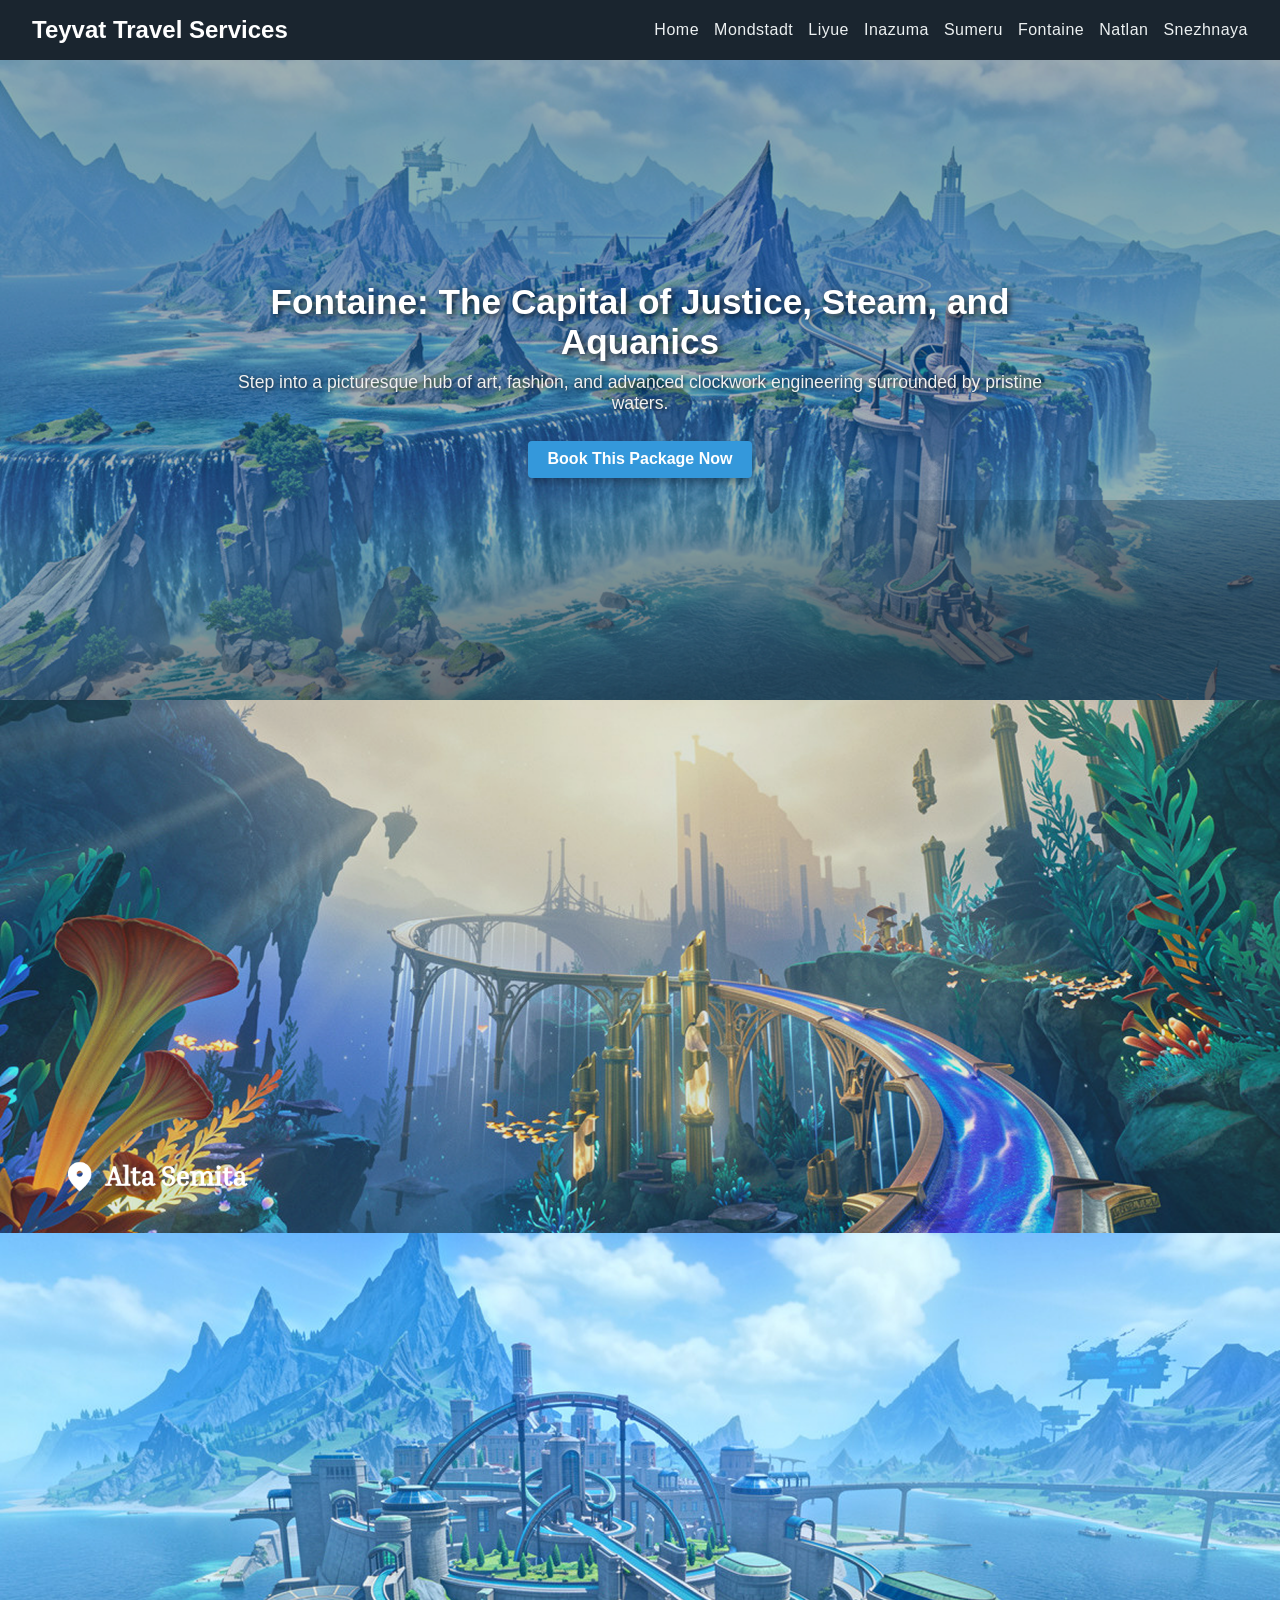
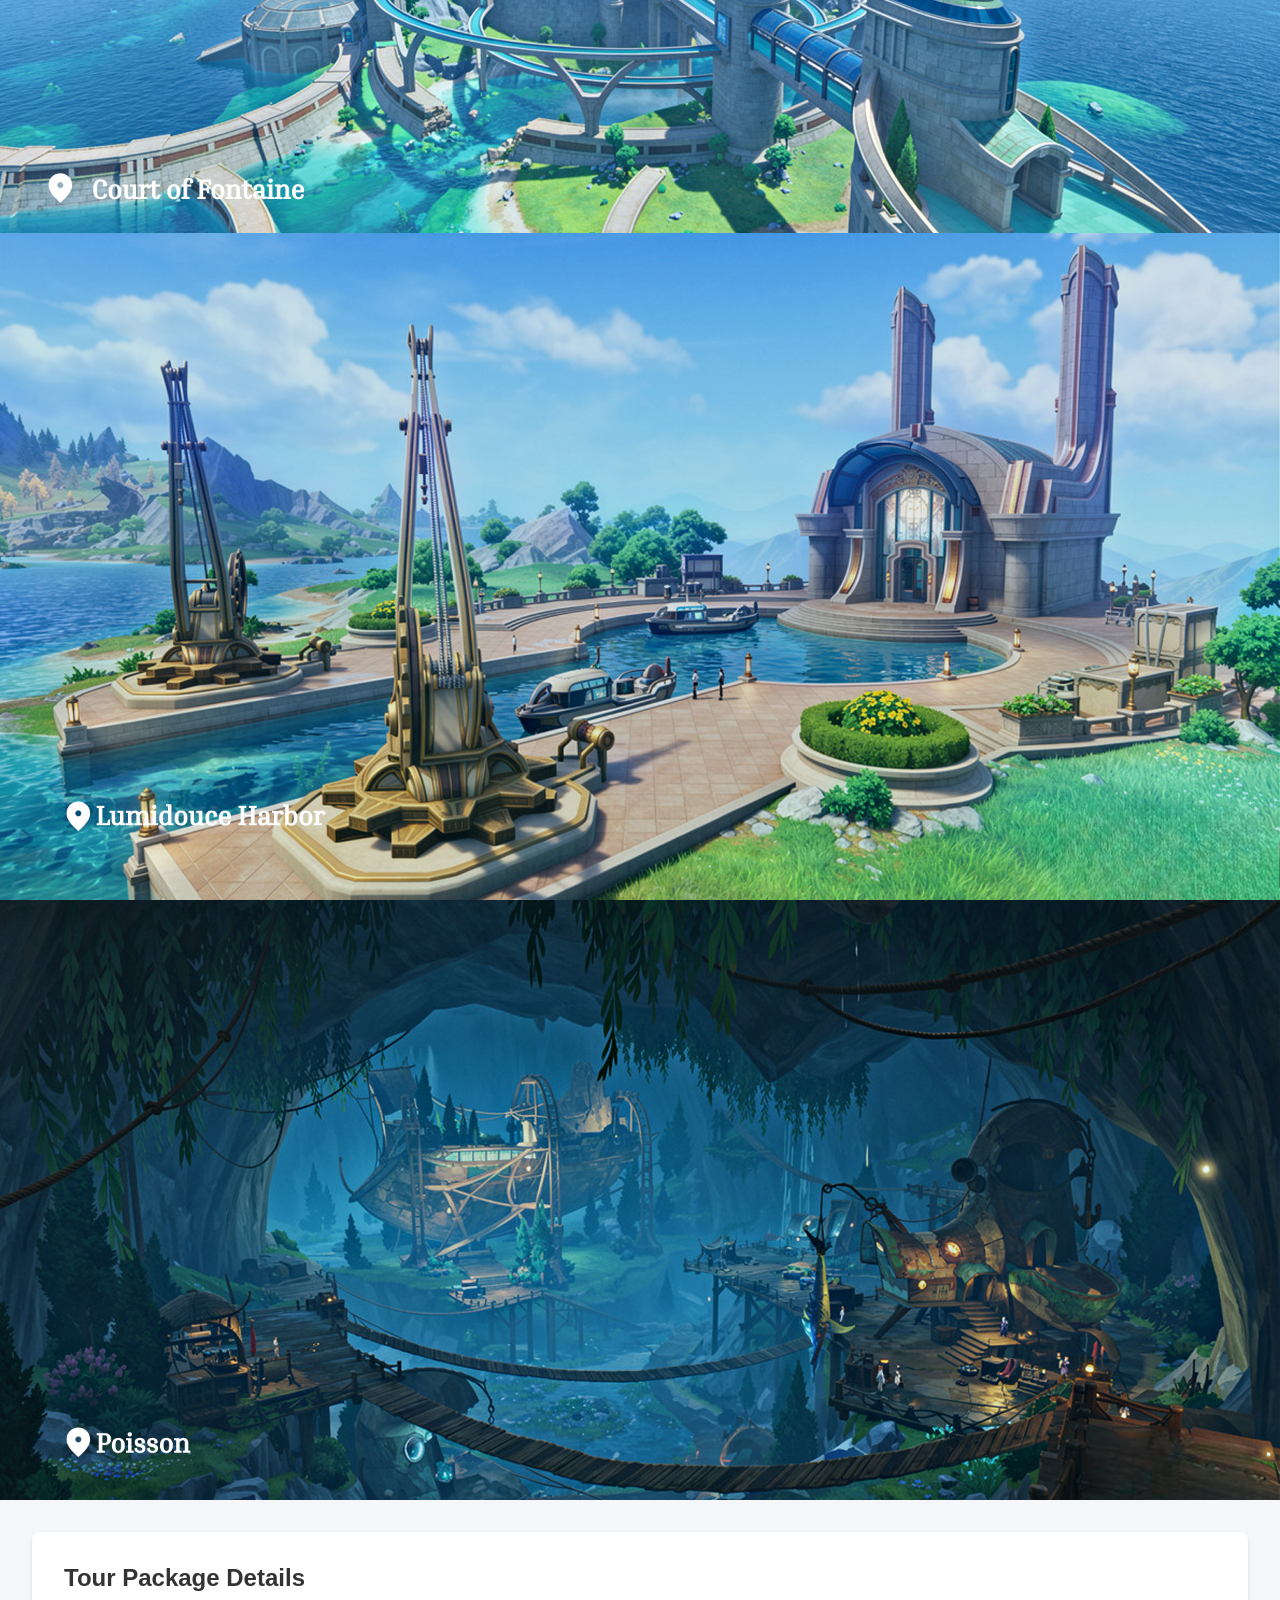
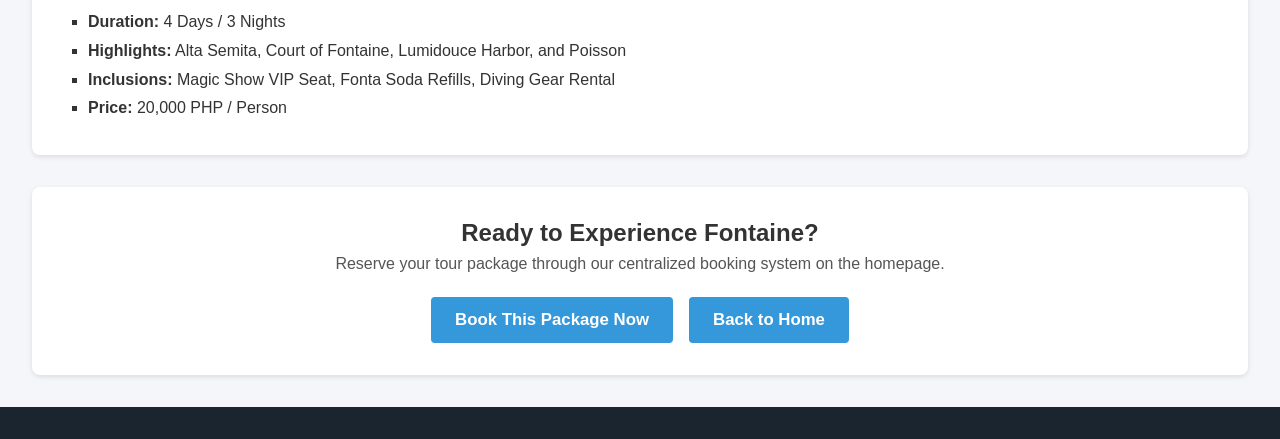
<file: fontaine.html>
<!DOCTYPE html>
<html lang="en">
    
<head>
    <meta charset="UTF-8">
    <meta name="viewport" content="width=device-width, initial-scale=1.0">
    <title>Fontaine Tour - Teyvat Travel Services</title>
    <link rel="stylesheet" href="css/style.css">
</head>
<body>
    <header>
        <nav>
            <div class="logo">Teyvat Travel Services</div>
            <ul>
                <li><a href="index.html">Home</a></li>
                <li><a href="mondstadt.html">Mondstadt</a></li>
                <li><a href="liyue.html">Liyue</a></li>
                <li><a href="inazuma.html">Inazuma</a></li>
                <li><a href="sumeru.html">Sumeru</a></li>
                <li><a href="fontaine.html">Fontaine</a></li>
                <li><a href="natlan.html">Natlan</a></li>
                <li><a href="snezhnaya.html">Snezhnaya</a></li>
            </ul>
        </nav>
    </header>

    <main>
       
        <section class="hero">
            <img src="Fountain.png" alt="Court of Fontaine" class="nation-banner">
            <div class="hero-content">
                <h1>Fontaine: The Capital of Justice, Steam, and Aquanics</h1>
                <p>Step into a picturesque hub of art, fashion, and advanced clockwork engineering surrounded by pristine waters.</p>
                <a href="index.html#bookingForm" class="btn">Book This Package Now</a>
            </div>
        </section>

        
        <div class="image-gallery">
            <img src="Fountain1.png" alt="Fontaine City" class="nation-banner">
            <img src="Fountain2.png" alt="Fontaine City" class="nation-banner">
            <img src="Fountain3.png" alt="Fontaine City" class="nation-banner">
            <img src="Fountain4.png" alt="Fontaine City" class="nation-banner">
        </div>

       
        <section class="package-details">
            <h2>Tour Package Details</h2>
            <ul>
                <li><strong>Duration:</strong> 4 Days / 3 Nights</li>
                <li><strong>Highlights:</strong> Alta Semita, Court of Fontaine, Lumidouce Harbor, and Poisson</li>
                <li><strong>Inclusions:</strong> Magic Show VIP Seat, Fonta Soda Refills, Diving Gear Rental</li>
                <li><strong>Price:</strong> 20,000 PHP / Person</li>
            </ul>
        </section>

       
        <section class="booking-cta" style="text-align: center; margin: 2rem; padding: 2rem; background-color: #fff; border-radius: 8px; box-shadow: 0 2px 5px rgba(0,0,0,0.1);">
            <h2>Ready to Experience Fontaine?</h2>
            <p style="margin-top: 0.5rem; color: #555;">Reserve your tour package through our centralized booking system on the homepage.</p>
            <div style="margin-top: 1.5rem; display: flex; gap: 1rem; justify-content: center; flex-wrap: wrap;">
                <a href="index.html#bookingForm" class="btn" style="padding: 0.8rem 1.5rem; font-size: 1.05rem;">Book This Package Now</a>
                <a href="index.html" class="btn" style="padding: 0.8rem 1.5rem; font-size: 1.05rem;">Back to Home</a>
            </div>
        </section>
    </main>

    <footer>
        
    </footer>
</body>
</html>
</file>
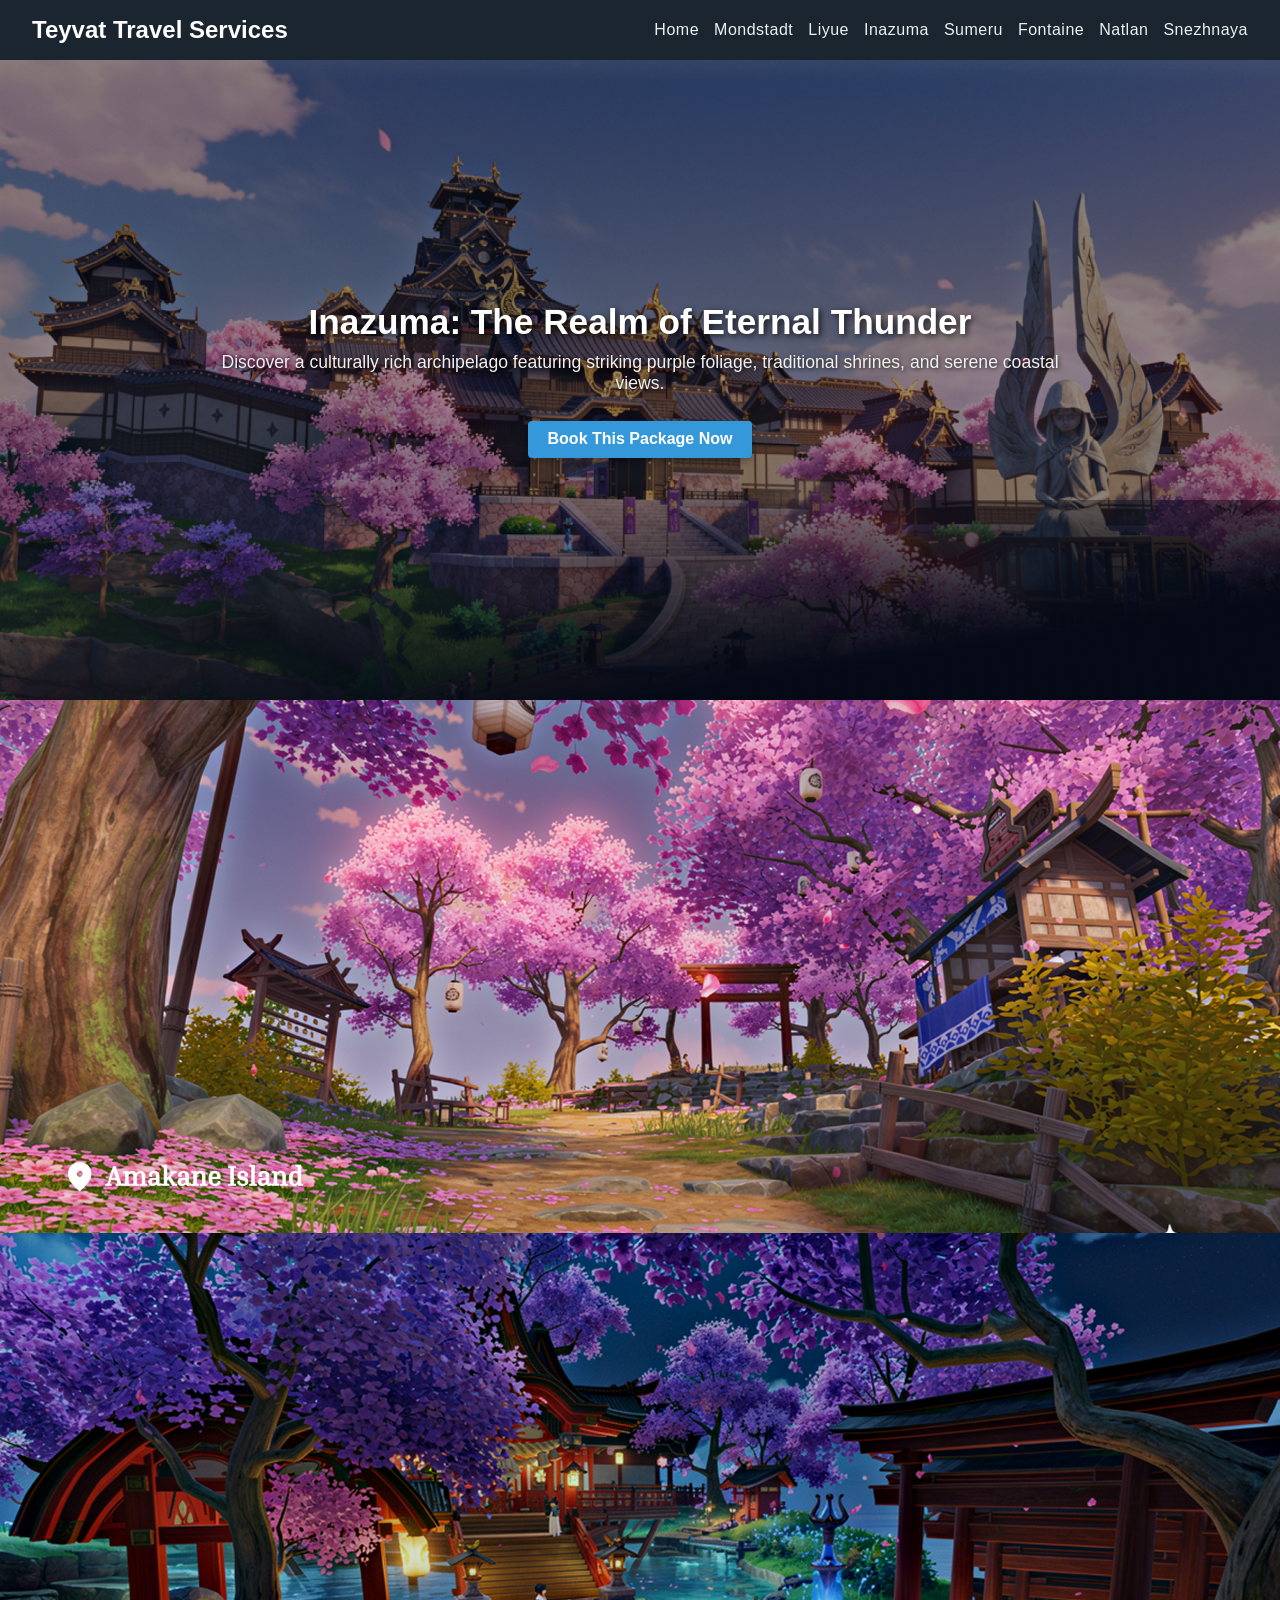
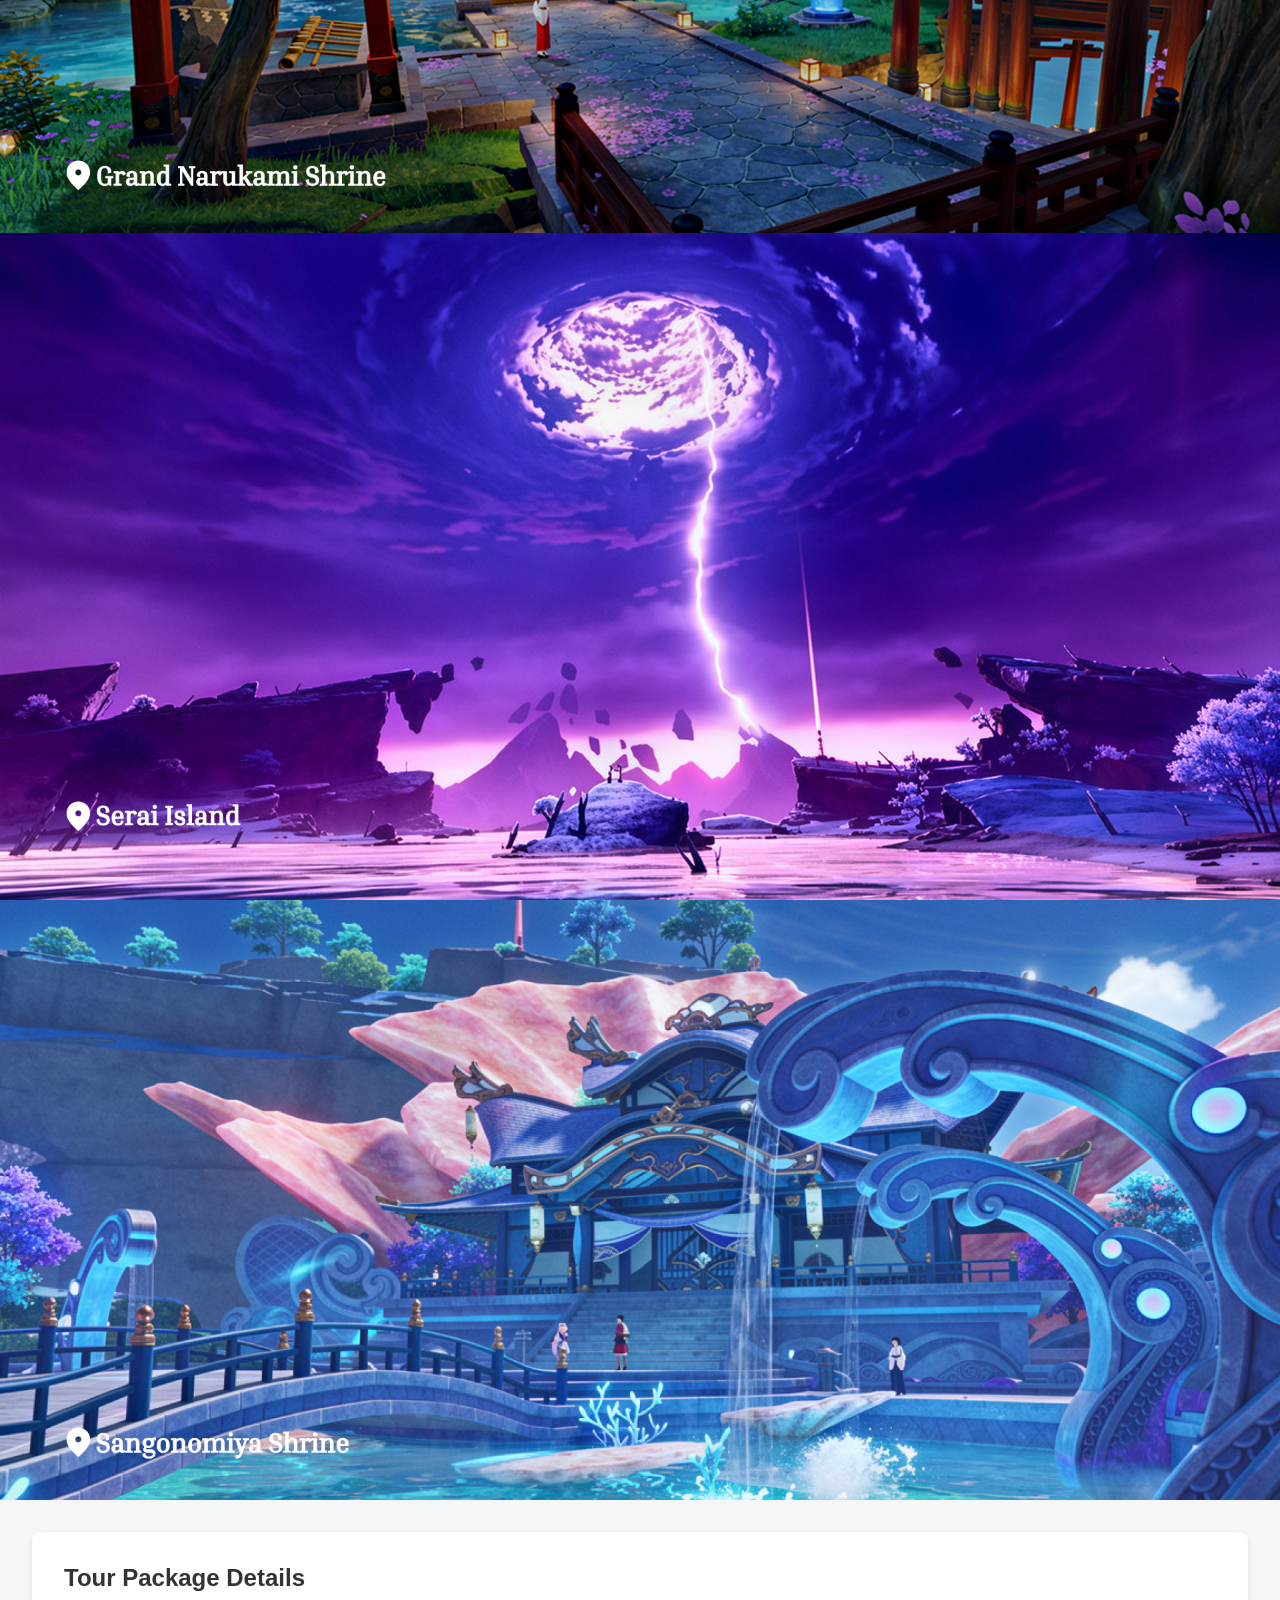
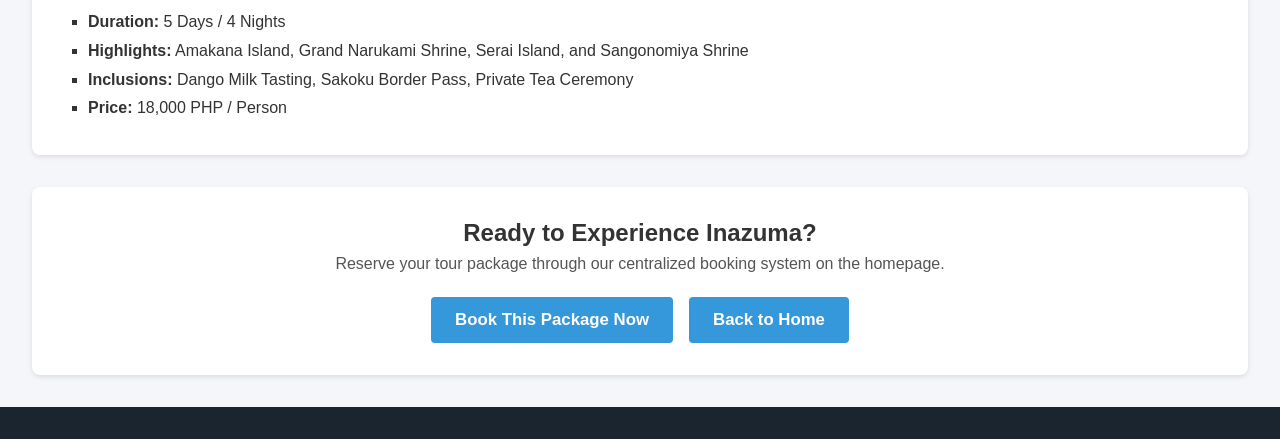
<file: inazuma.html>
<!DOCTYPE html>
<html lang="en">

<head>
    <meta charset="UTF-8">
    <meta name="viewport" content="width=device-width, initial-scale=1.0">
    <title>Inazuma Tour - Teyvat Travel Services</title>
    <link rel="stylesheet" href="css/style.css">
</head>

<body>

    <header>
        <nav>
            <div class="logo">Teyvat Travel Services</div>
            <ul>
                <li><a href="index.html">Home</a></li>
                <li><a href="mondstadt.html">Mondstadt</a></li>
                <li><a href="liyue.html">Liyue</a></li>
                <li><a href="inazuma.html">Inazuma</a></li>
                <li><a href="sumeru.html">Sumeru</a></li>
                <li><a href="fontaine.html">Fontaine</a></li>
                <li><a href="natlan.html">Natlan</a></li>
                <li><a href="snezhnaya.html">Snezhnaya</a></li>
            </ul>
        </nav>
    </header>

    <main>
       
        <section class="hero">
            <img src="Inazuma.png" alt="Inazuma City" class="nation-banner">
            <div class="hero-content">
                <h1>Inazuma: The Realm of Eternal Thunder</h1>
                <p>Discover a culturally rich archipelago featuring striking purple foliage, traditional shrines, and serene coastal views.</p>
                <a href="index.html#bookingForm" class="btn">Book This Package Now</a>
            </div>
        </section>

       
        <div class="image-gallery">
            <img src="Inazuma1.png" alt="Inazuma City" class="nation-banner">
            <img src="Inazuma2.png" alt="Inazuma City" class="nation-banner">
            <img src="Inazuma3.png" alt="Inazuma City" class="nation-banner">
            <img src="Inazuma4.png" alt="Inazuma City" class="nation-banner">
        </div>

       
        <section class="package-details">
            <h2>Tour Package Details</h2>
            <ul>
                <li><strong>Duration:</strong> 5 Days / 4 Nights</li>
                <li><strong>Highlights:</strong> Amakana Island, Grand Narukami Shrine, Serai Island, and Sangonomiya Shrine</li>
                <li><strong>Inclusions:</strong> Dango Milk Tasting, Sakoku Border Pass, Private Tea Ceremony</li>
                <li><strong>Price:</strong> 18,000 PHP / Person</li>
            </ul>
        </section>

       
        <section class="booking-cta" style="text-align: center; margin: 2rem; padding: 2rem; background-color: #fff; border-radius: 8px; box-shadow: 0 2px 5px rgba(0,0,0,0.1);">
            <h2>Ready to Experience Inazuma?</h2>
            <p style="margin-top: 0.5rem; color: #555;">Reserve your tour package through our centralized booking system on the homepage.</p>
            <div style="margin-top: 1.5rem; display: flex; gap: 1rem; justify-content: center; flex-wrap: wrap;">
                <a href="index.html#bookingForm" class="btn" style="padding: 0.8rem 1.5rem; font-size: 1.05rem;">Book This Package Now</a>
                <a href="index.html" class="btn" style="padding: 0.8rem 1.5rem; font-size: 1.05rem;">Back to Home</a>
            </div>
        </section>


    </main>

    <footer>
        
    </footer>
</body>
</html>
</file>
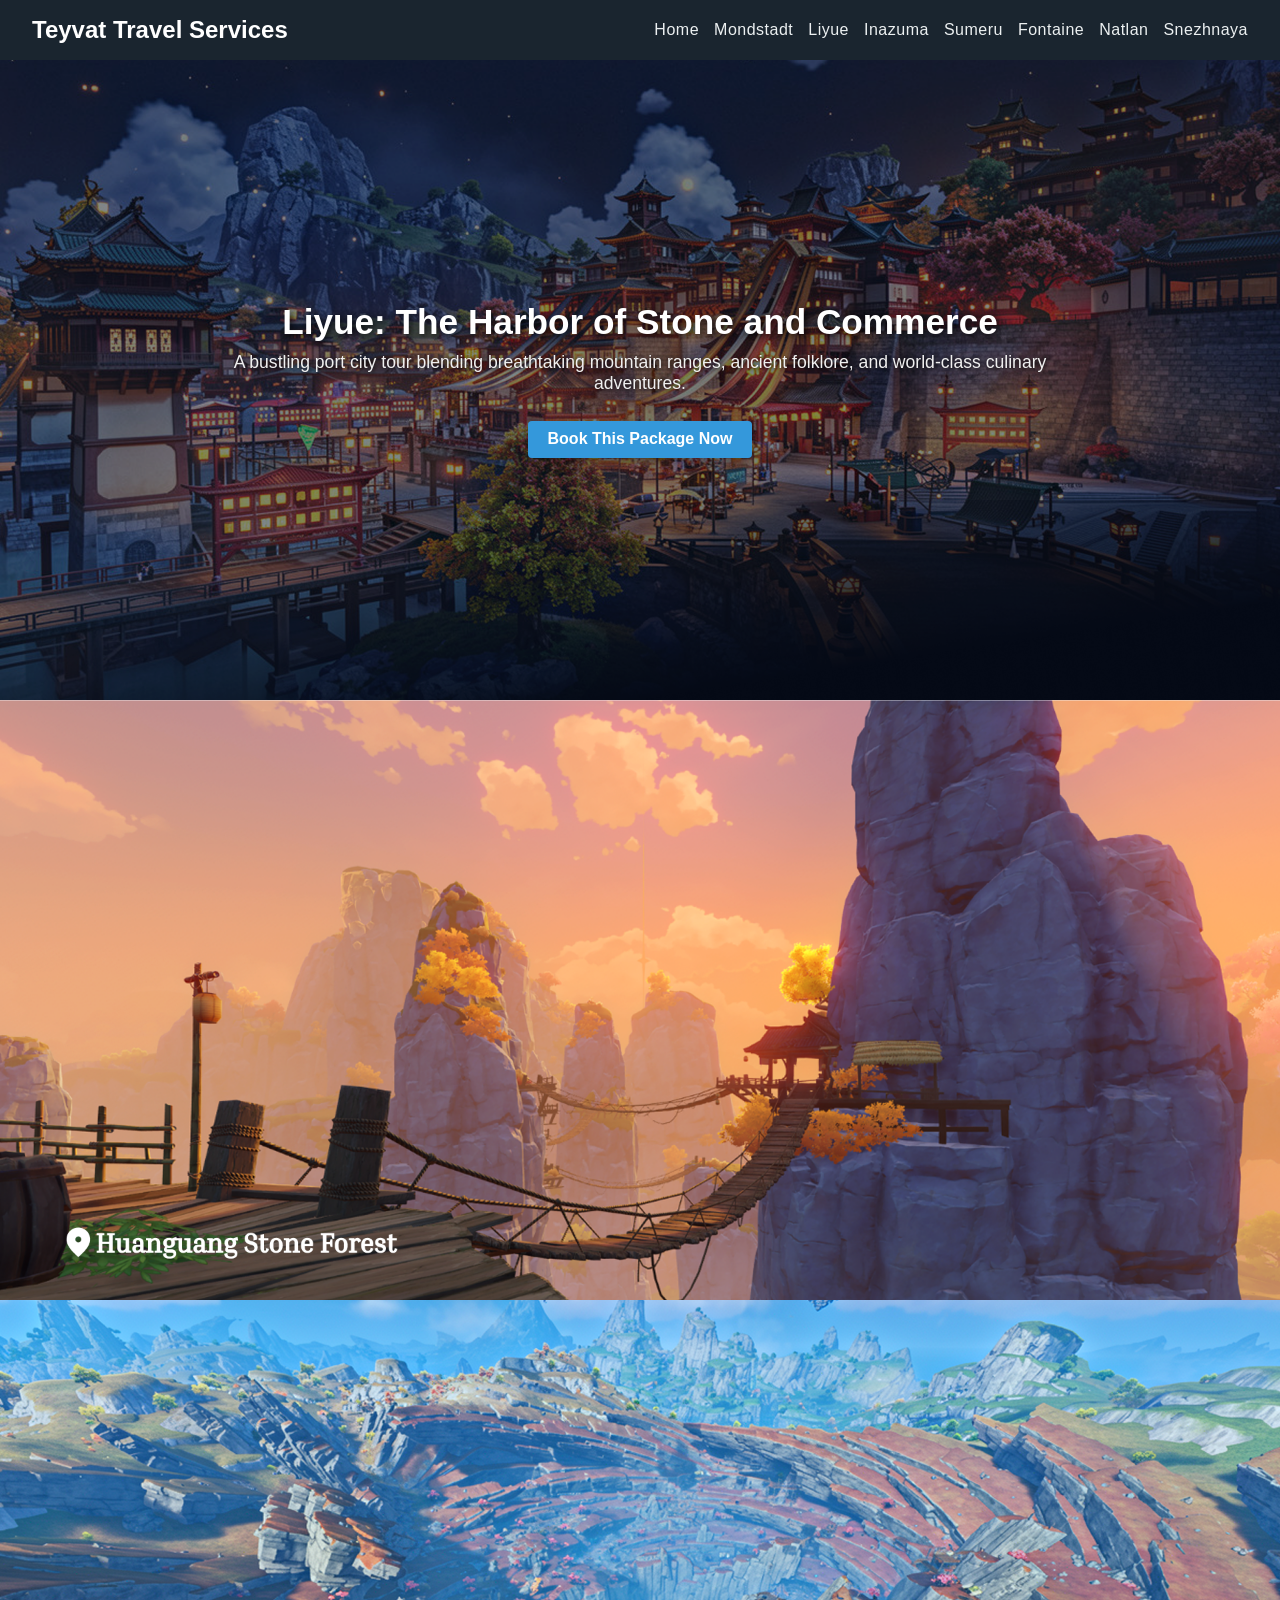
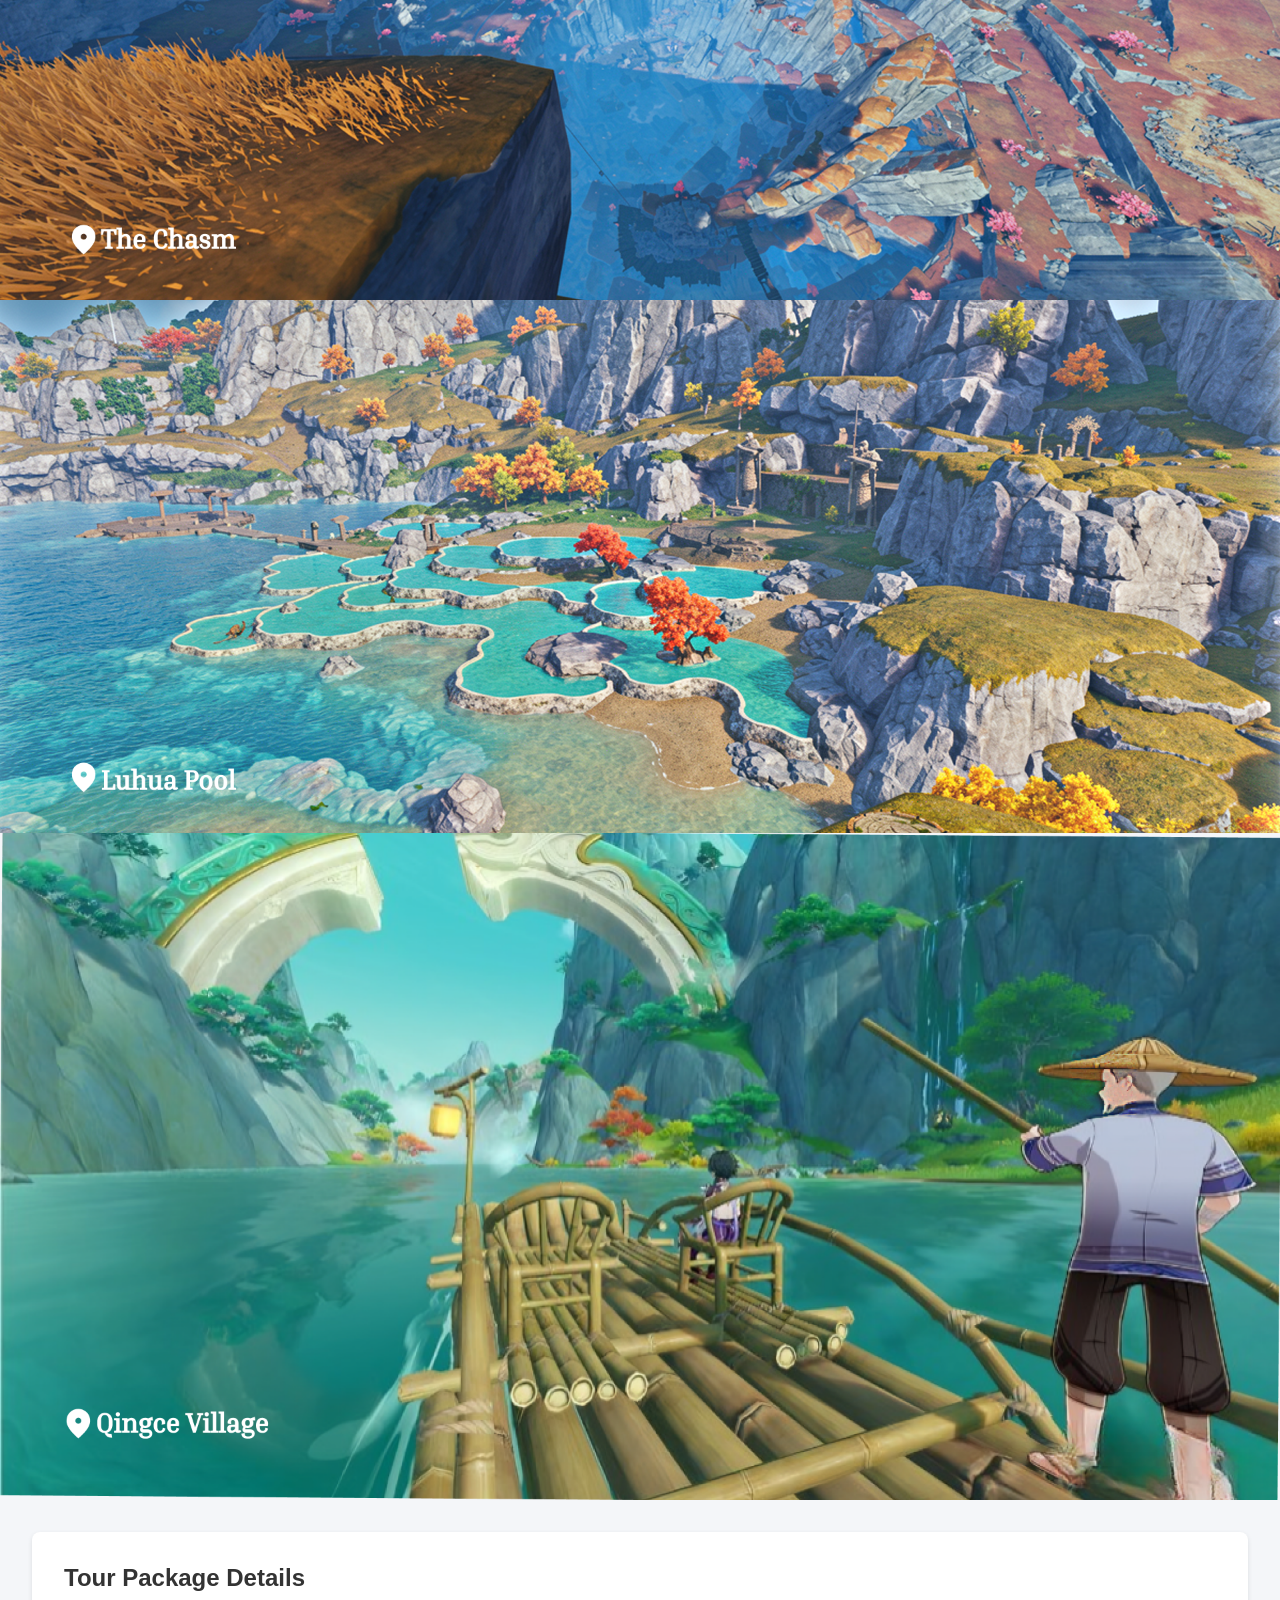
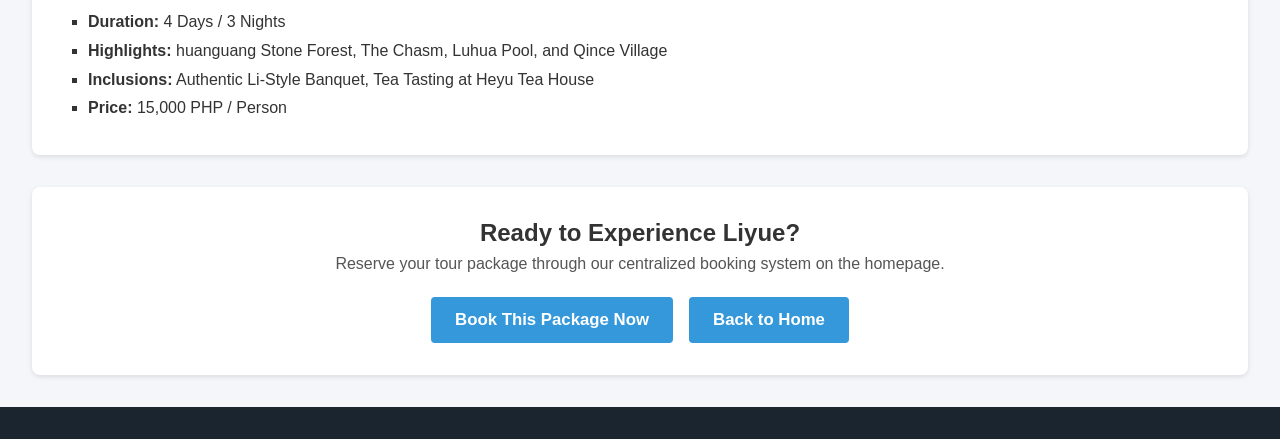
<file: liyue.html>
<!DOCTYPE html>
<html lang="en">
<head>
    <meta charset="UTF-8">
    <meta name="viewport" content="width=device-width, initial-scale=1.0">
    <title>Liyue Tour - Teyvat Travel Services</title>
    <link rel="stylesheet" href="css/style.css">
</head>
<body>
    <header>
        <nav>
            <div class="logo">Teyvat Travel Services</div>
            <ul>
                <li><a href="index.html">Home</a></li>
                <li><a href="mondstadt.html">Mondstadt</a></li>
                <li><a href="liyue.html">Liyue</a></li>
                <li><a href="inazuma.html">Inazuma</a></li>
                <li><a href="sumeru.html">Sumeru</a></li>
                <li><a href="fontaine.html">Fontaine</a></li>
                <li><a href="natlan.html">Natlan</a></li>
                <li><a href="snezhnaya.html">Snezhnaya</a></li>
            </ul>
        </nav>
    </header>

    <main>
       
        <section class="hero">
            <img src="liyue.png" alt="Liyue Harbor" class="nation-banner">
            <div class="hero-content">
                <h1>Liyue: The Harbor of Stone and Commerce</h1>
                <p>A bustling port city tour blending breathtaking mountain ranges, ancient folklore, and world-class culinary adventures.</p>
                <a href="index.html#bookingForm" class="btn">Book This Package Now</a>
            </div>
        </section>

       
        <div class="image-gallery">
            <img src="liyue1.png" alt="Liyue City" class="nation-banner">
            <img src="liyue3.png" alt="Liyue City" class="nation-banner">
            <img src="liyue4.png" alt="Liyue City" class="nation-banner">
            <img src="liyue2.png" alt="Liyue City" class="nation-banner">

        </div>
        

        <section class="package-details">
            <h2>Tour Package Details</h2>
            <ul>
                <li><strong>Duration:</strong> 4 Days / 3 Nights</li>
                <li><strong>Highlights:</strong> huanguang Stone Forest, The Chasm, Luhua Pool, and Qince Village</li>
                <li><strong>Inclusions:</strong> Authentic Li-Style Banquet, Tea Tasting at Heyu Tea House</li>
                <li><strong>Price:</strong> 15,000 PHP / Person</li>
            </ul>
        </section>

       
        <section class="booking-cta" style="text-align: center; margin: 2rem; padding: 2rem; background-color: #fff; border-radius: 8px; box-shadow: 0 2px 5px rgba(0,0,0,0.1);">
            <h2>Ready to Experience Liyue?</h2>
            <p style="margin-top: 0.5rem; color: #555;">Reserve your tour package through our centralized booking system on the homepage.</p>
            <div style="margin-top: 1.5rem; display: flex; gap: 1rem; justify-content: center; flex-wrap: wrap;">
                <a href="index.html#bookingForm" class="btn" style="padding: 0.8rem 1.5rem; font-size: 1.05rem;">Book This Package Now</a>
                <a href="index.html" class="btn" style="padding: 0.8rem 1.5rem; font-size: 1.05rem;">Back to Home</a>
            </div>
        </section>

    </main>

    <footer>
       
    </footer>
</body>
</html>
</file>
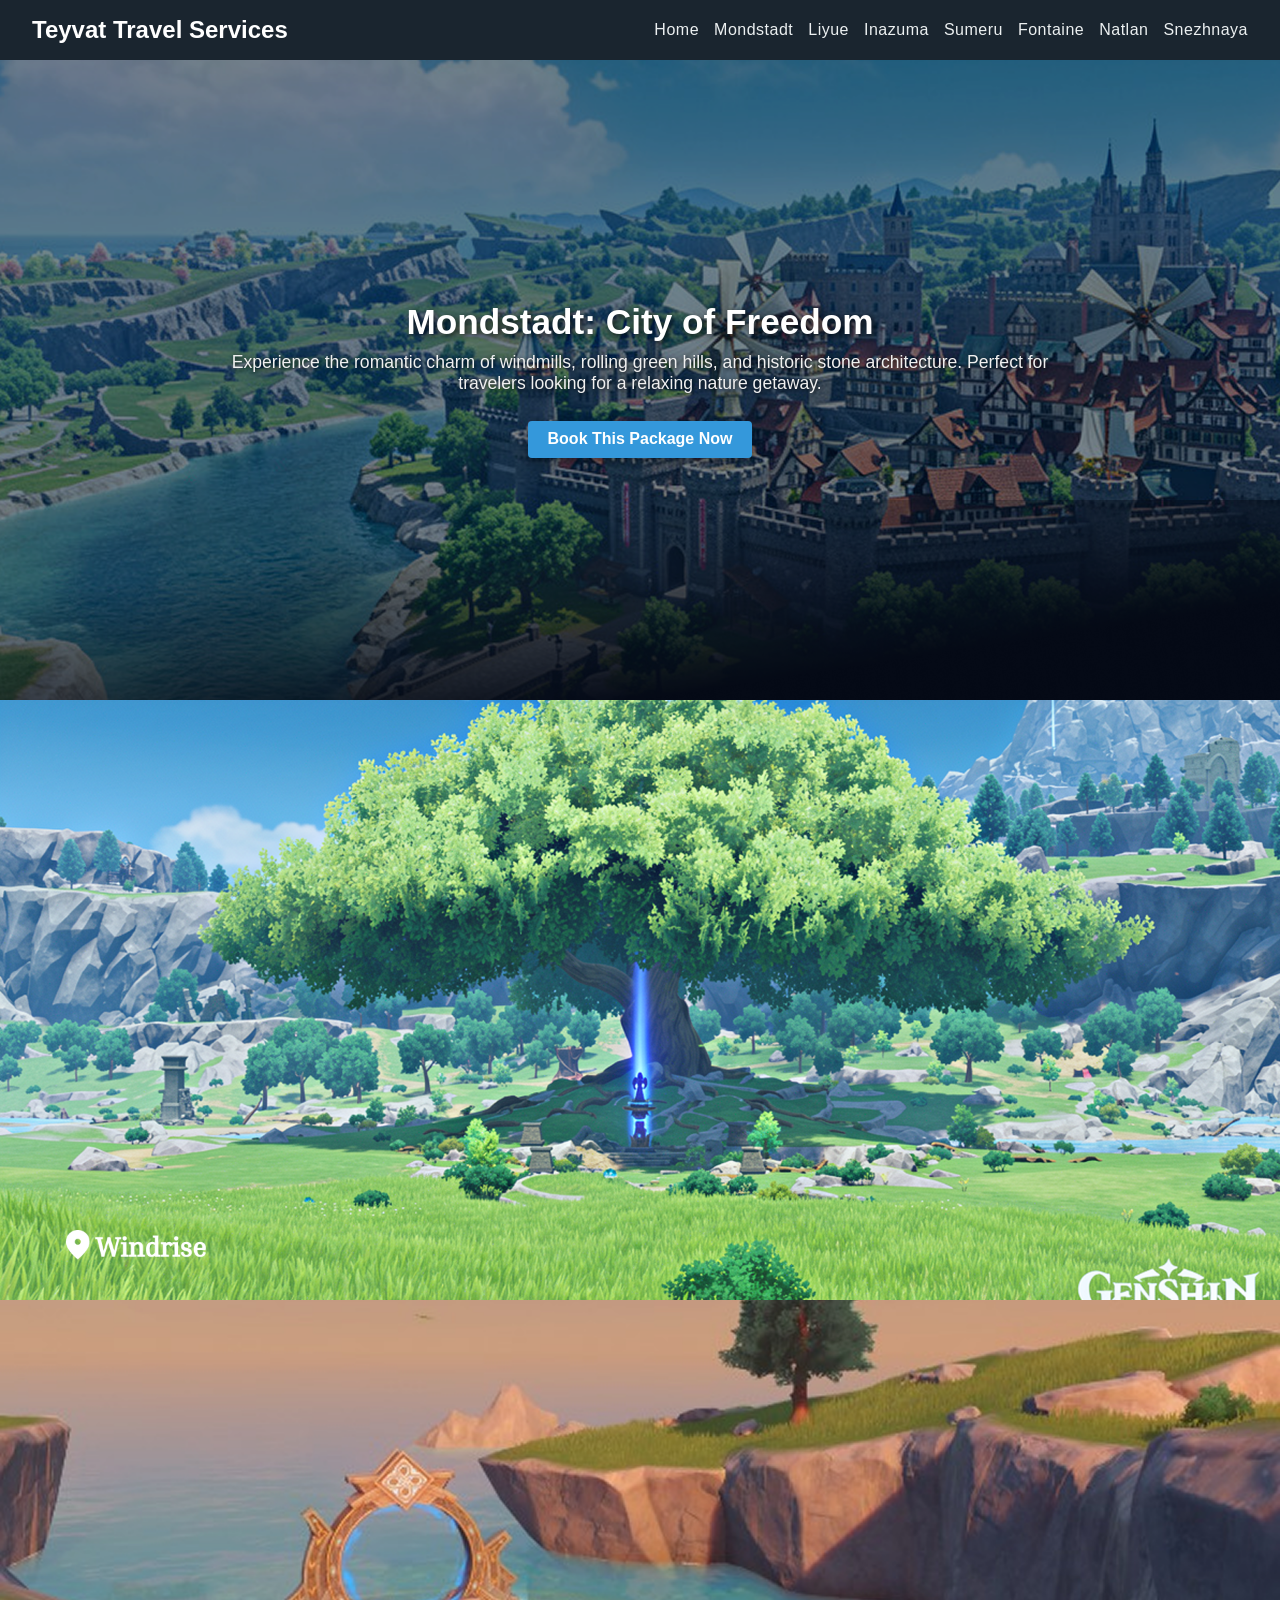
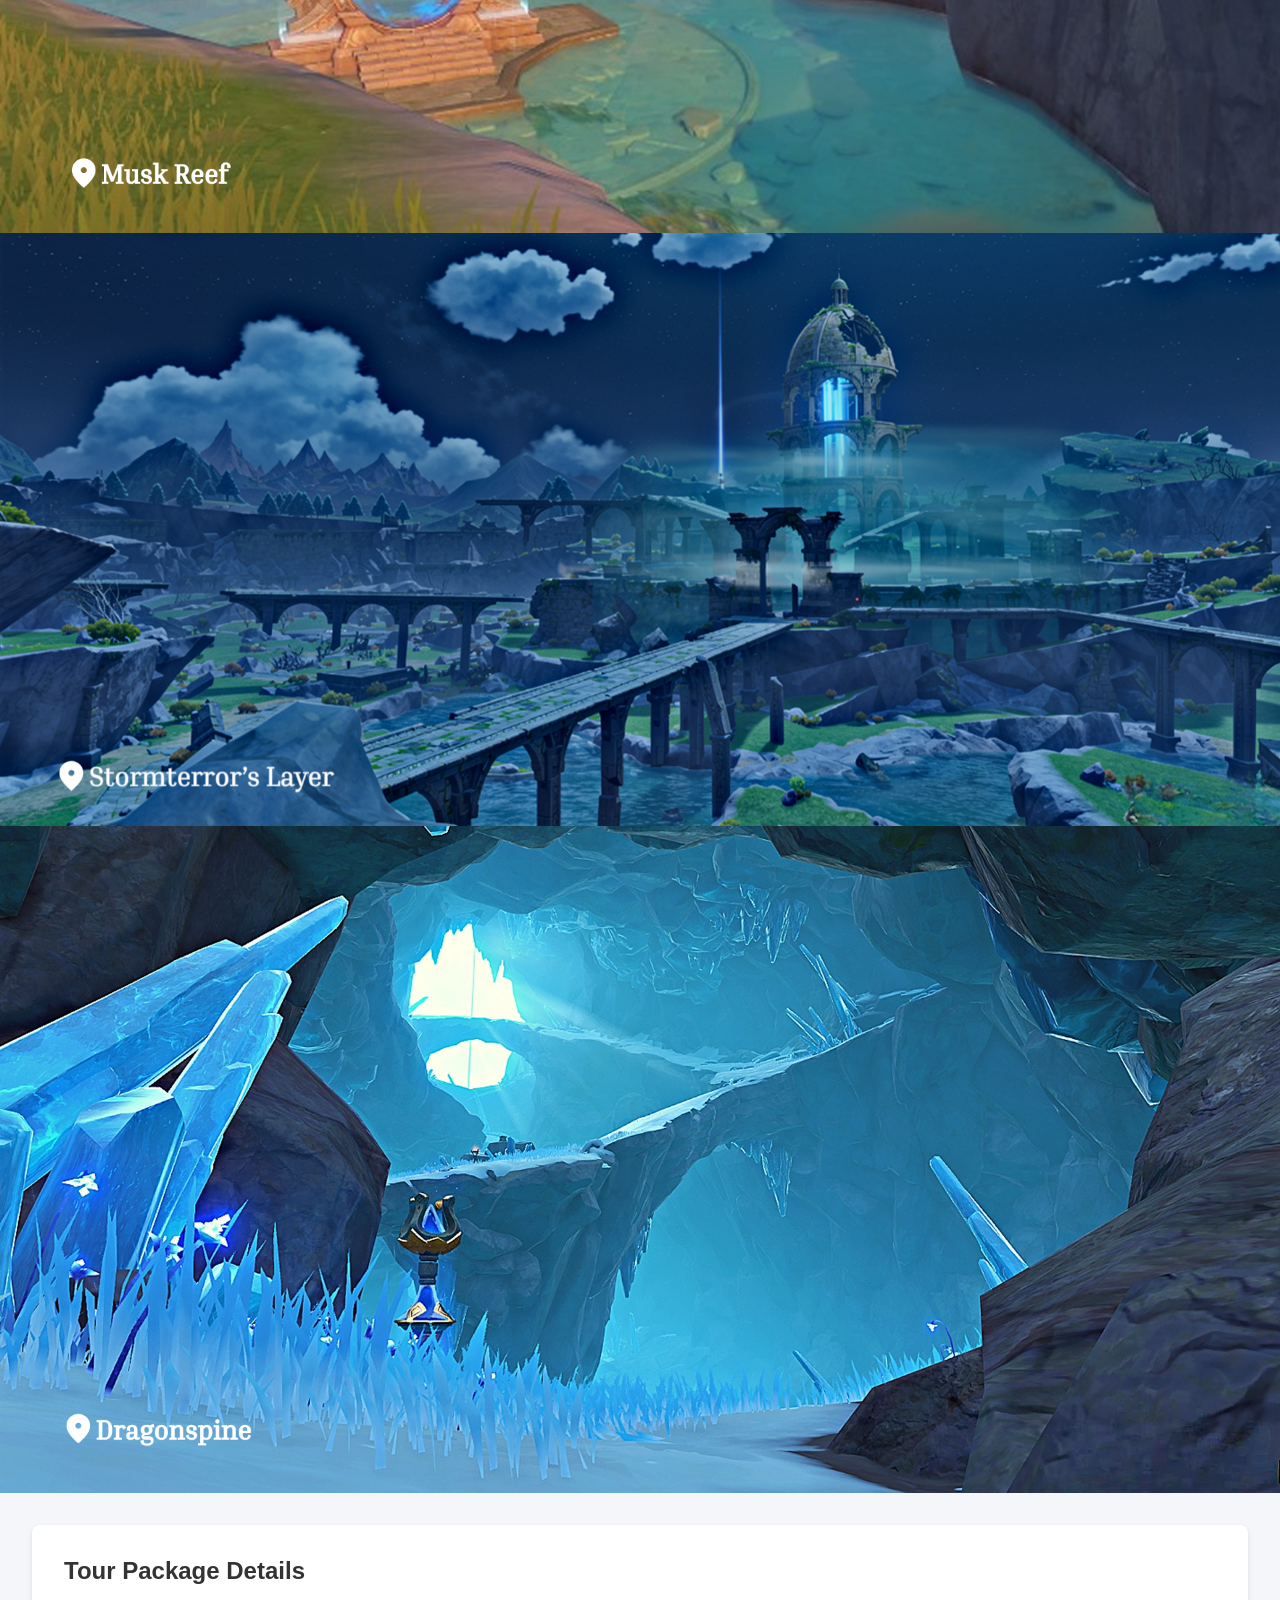
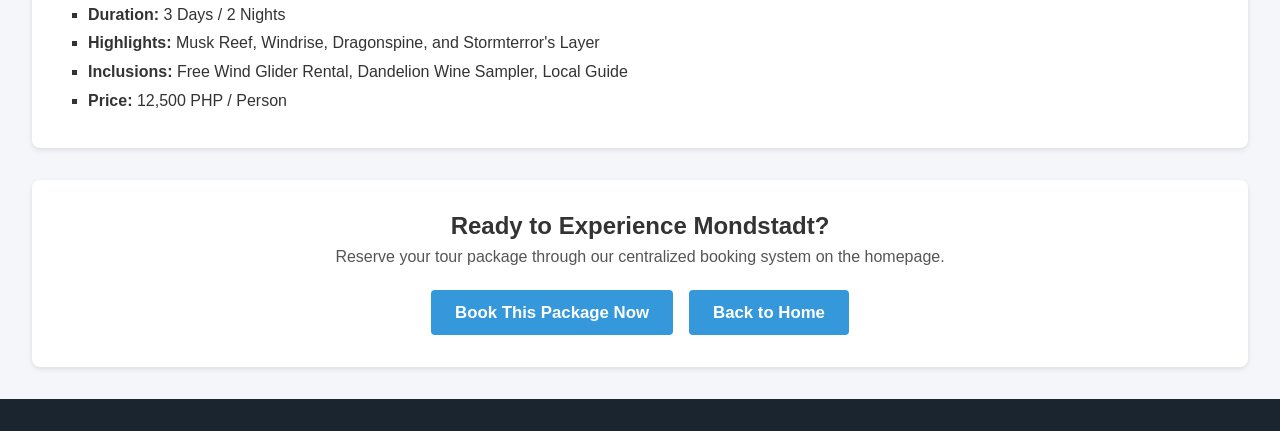
<file: mondstadt.html>
<!DOCTYPE html>
<html lang="en">
<head>
    <meta charset="UTF-8">
    <meta name="viewport" content="width=device-width, initial-scale=1.0">
    <title>Mondstadt Tour - Teyvat Travel Services</title>
    <link rel="stylesheet" href="css/style.css">
</head>
<body>
    <header>
        <nav>
            <div class="logo">Teyvat Travel Services</div>
            <ul>
                <li><a href="index.html">Home</a></li>
                <li><a href="mondstadt.html">Mondstadt</a></li>
                <li><a href="liyue.html">Liyue</a></li>
                <li><a href="inazuma.html">Inazuma</a></li>
                <li><a href="sumeru.html">Sumeru</a></li>
                <li><a href="fontaine.html">Fontaine</a></li>
                <li><a href="natlan.html">Natlan</a></li>
                <li><a href="snezhnaya.html">Snezhnaya</a></li>
            </ul>
        </nav>
    </header>

    <main>
       
        <section class="hero">
            <img src="Mondstadt.png" alt="Mondstadt City" class="nation-banner">
            <div class="hero-content">
                <h1>Mondstadt: City of Freedom</h1>
                <p>Experience the romantic charm of windmills, rolling green hills, and historic stone architecture. Perfect for travelers looking for a relaxing nature getaway.</p>
                <a href="index.html#bookingForm" class="btn">Book This Package Now</a>
            </div>
        </section>
       
        <div class="image-gallery">
            <img src="Mondstadt1.png" alt="Mondstadt City 1" class="nation-banner">
            <img src="Mondstadt2.png" alt="Mondstadt City 2" class="nation-banner">
            <img src="Mondstadt3.png" alt="Mondstadt City 3" class="nation-banner">
            <img src="Mondstadt4.png" alt="Mondstadt City 4" class="nation-banner">
        </div>
       
        <section class="package-details">
            <h2>Tour Package Details</h2>
            <ul>
                <li><strong>Duration:</strong> 3 Days / 2 Nights</li>
                <li><strong>Highlights:</strong> Musk Reef, Windrise, Dragonspine, and Stormterror's Layer</li>
                <li><strong>Inclusions:</strong> Free Wind Glider Rental, Dandelion Wine Sampler, Local Guide</li>
                <li><strong>Price:</strong> 12,500 PHP / Person</li>
            </ul>
        </section>
      
        <section class="booking-cta" style="text-align: center; margin: 2rem; padding: 2rem; background-color: #fff; border-radius: 8px; box-shadow: 0 2px 5px rgba(0,0,0,0.1);">
            <h2>Ready to Experience Mondstadt?</h2>
            <p style="margin-top: 0.5rem; color: #555;">Reserve your tour package through our centralized booking system on the homepage.</p>
            <div style="margin-top: 1.5rem; display: flex; gap: 1rem; justify-content: center; flex-wrap: wrap;">
                <a href="index.html#bookingForm" class="btn" style="padding: 0.8rem 1.5rem; font-size: 1.05rem;">Book This Package Now</a>
                <a href="index.html" class="btn"  style="padding: 0.8rem 1.5rem; font-size: 1.05rem;">Back to Home</a>
            </div>
        </section>
    </main>

    <footer>
    
    </footer>
</body>
</html>
</file>
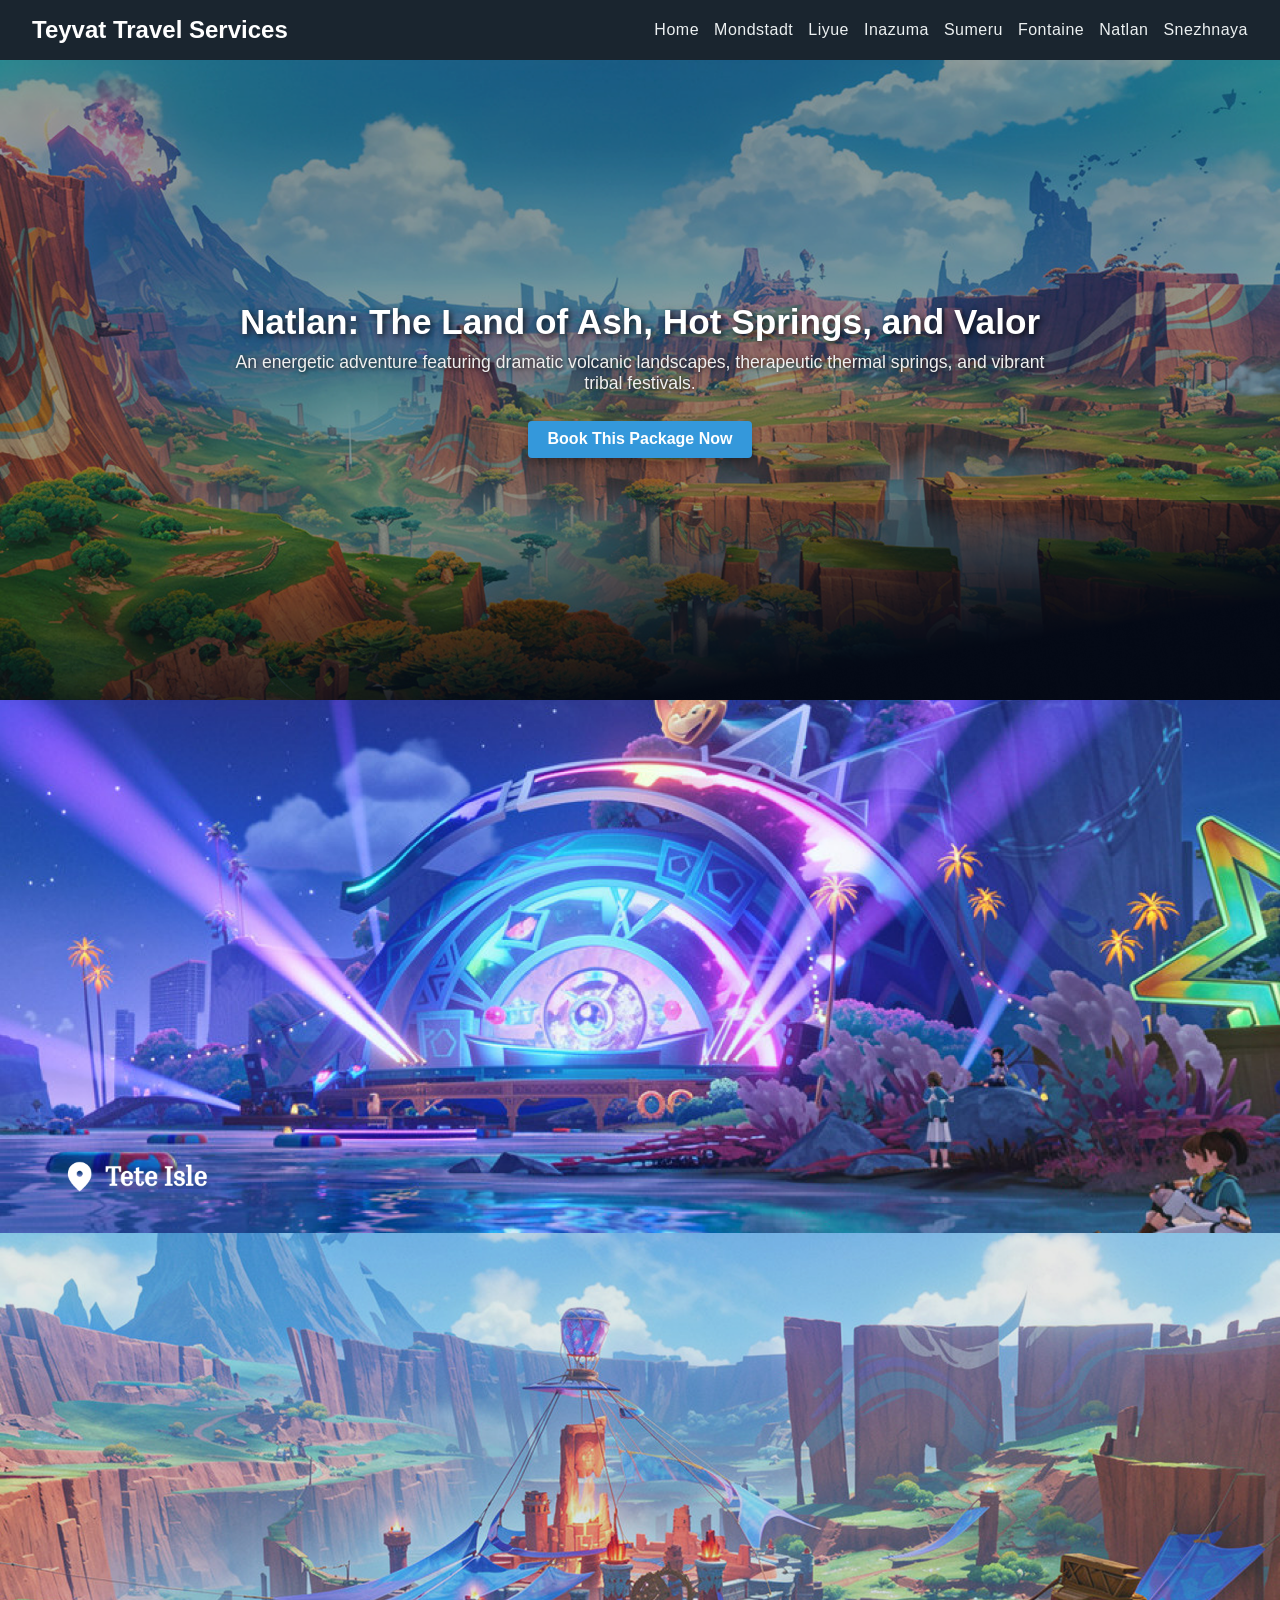
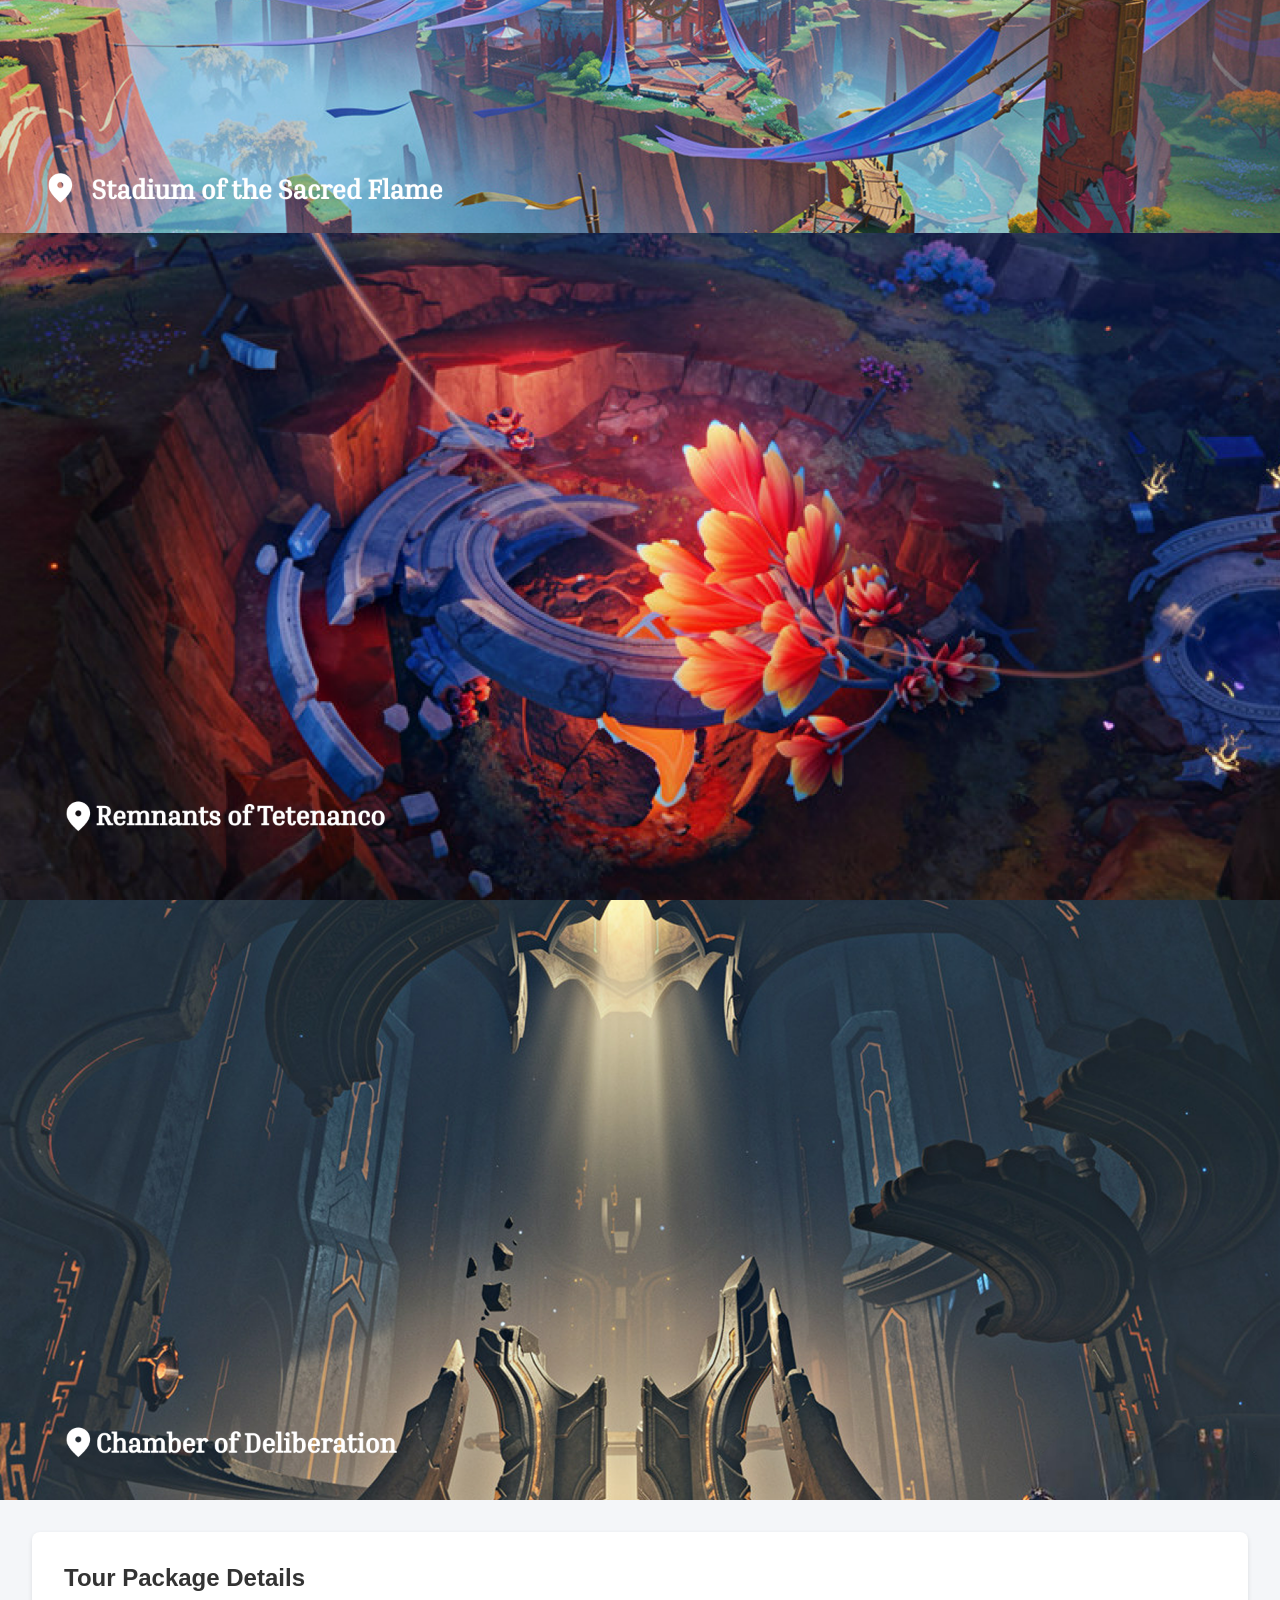
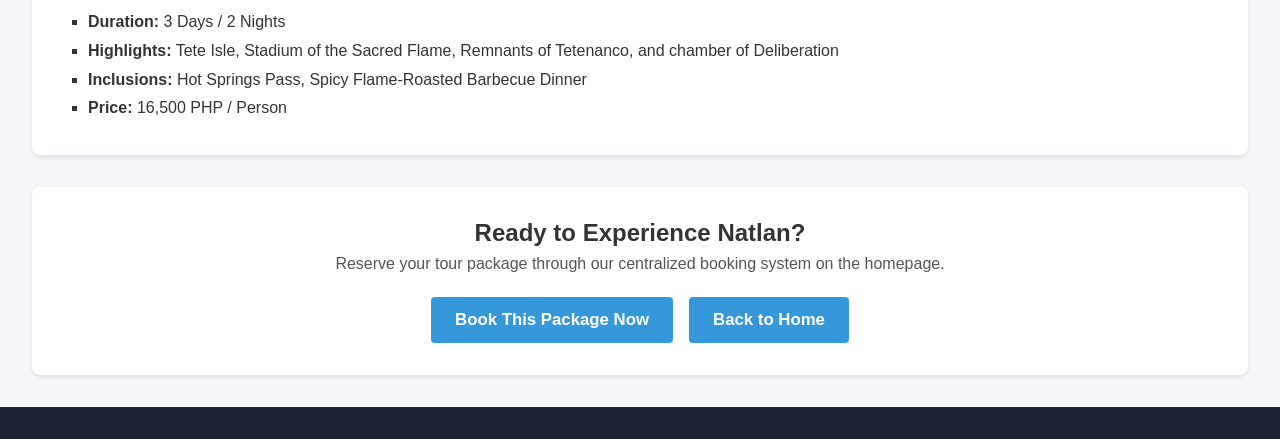
<file: natlan.html>
<!DOCTYPE html>
<html lang="en">
<head>
    <meta charset="UTF-8">
    <meta name="viewport" content="width=device-width, initial-scale=1.0">
    <title>Natlan Tour - Teyvat Travel Services</title>
    <link rel="stylesheet" href="css/style.css">
</head>
<body>
    <header>
        <nav>
            <div class="logo">Teyvat Travel Services</div>
            <ul>
                <li><a href="index.html">Home</a></li>
                <li><a href="mondstadt.html">Mondstadt</a></li>
                <li><a href="liyue.html">Liyue</a></li>
                <li><a href="inazuma.html">Inazuma</a></li>
                <li><a href="sumeru.html">Sumeru</a></li>
                <li><a href="fontaine.html">Fontaine</a></li>
                <li><a href="natlan.html">Natlan</a></li>
                <li><a href="snezhnaya.html">Snezhnaya</a></li>
            </ul>
        </nav>
    </header>

    <main>
       
        <section class="hero">
            <img src="Natlan.png" alt="Natlan Volcano" class="nation-banner">
            <div class="hero-content">
                <h1>Natlan: The Land of Ash, Hot Springs, and Valor</h1>
                <p>An energetic adventure featuring dramatic volcanic landscapes, therapeutic thermal springs, and vibrant tribal festivals.</p>
                <a href="index.html#bookingForm" class="btn">Book This Package Now</a>
            </div>
        </section>

      
        <div class="image-gallery">
            <img src="Natlan1.png" alt="Natlan City" class="nation-banner">
            <img src="Natlan2.png" alt="Natlan City" class="nation-banner">
            <img src="Natlan3.png" alt="Natlan City" class="nation-banner">
            <img src="Natlan4.png" alt="Natlan City" class="nation-banner">
        </div>

      
        <section class="package-details">
            <h2>Tour Package Details</h2>
            <ul>
                <li><strong>Duration:</strong> 3 Days / 2 Nights</li>
                <li><strong>Highlights:</strong> Tete Isle, Stadium of the Sacred Flame, Remnants of Tetenanco, and chamber of Deliberation</li>
                <li><strong>Inclusions:</strong> Hot Springs Pass, Spicy Flame-Roasted Barbecue Dinner</li>
                <li><strong>Price:</strong> 16,500 PHP / Person</li>
            </ul>
        </section>

       
        <section class="booking-cta" style="text-align: center; margin: 2rem; padding: 2rem; background-color: #fff; border-radius: 8px; box-shadow: 0 2px 5px rgba(0,0,0,0.1);">
            <h2>Ready to Experience Natlan?</h2>
            <p style="margin-top: 0.5rem; color: #555;">Reserve your tour package through our centralized booking system on the homepage.</p>
            <div style="margin-top: 1.5rem; display: flex; gap: 1rem; justify-content: center; flex-wrap: wrap;">
                <a href="index.html#bookingForm" class="btn" style="padding: 0.8rem 1.5rem; font-size: 1.05rem;">Book This Package Now</a>
                <a href="index.html" class="btn" style="padding: 0.8rem 1.5rem; font-size: 1.05rem;">Back to Home</a>
            </div>
        </section>
    </main>

    <footer>
    
    </footer>
</body>
</html>
</file>
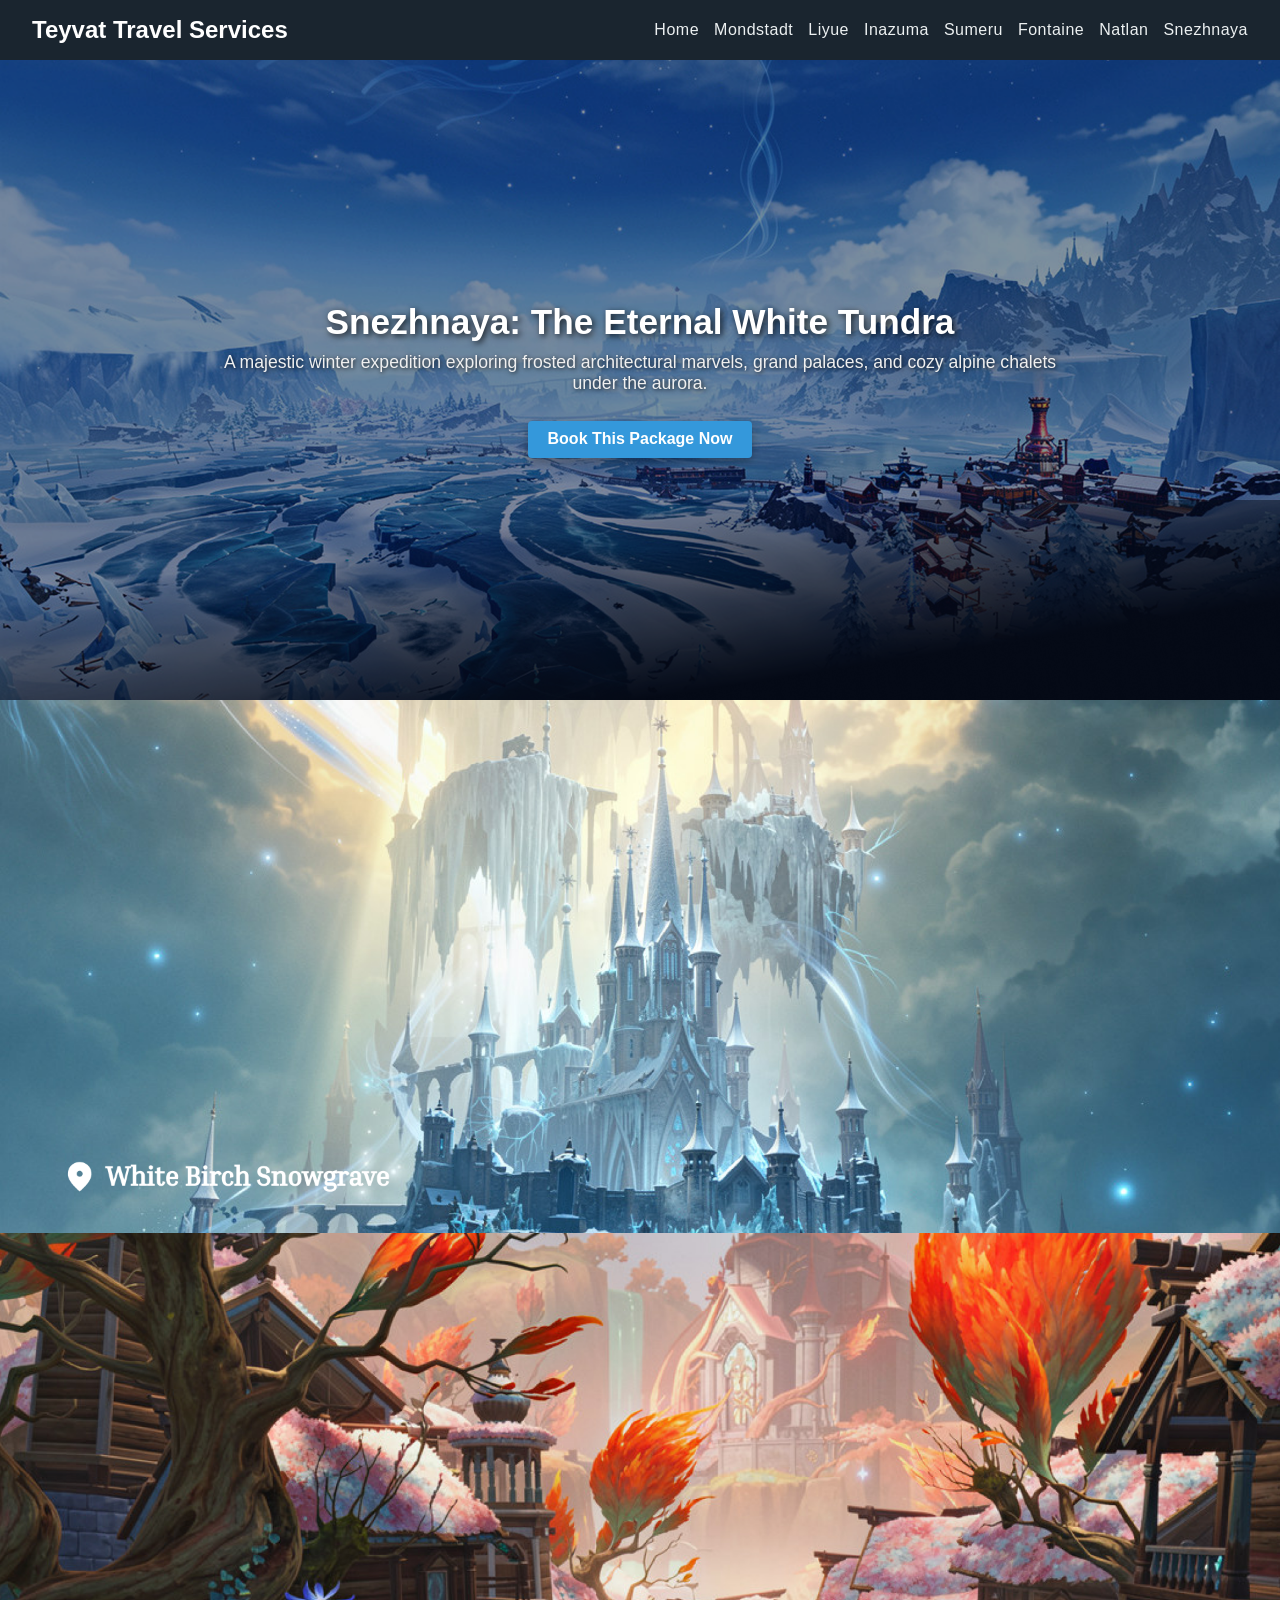
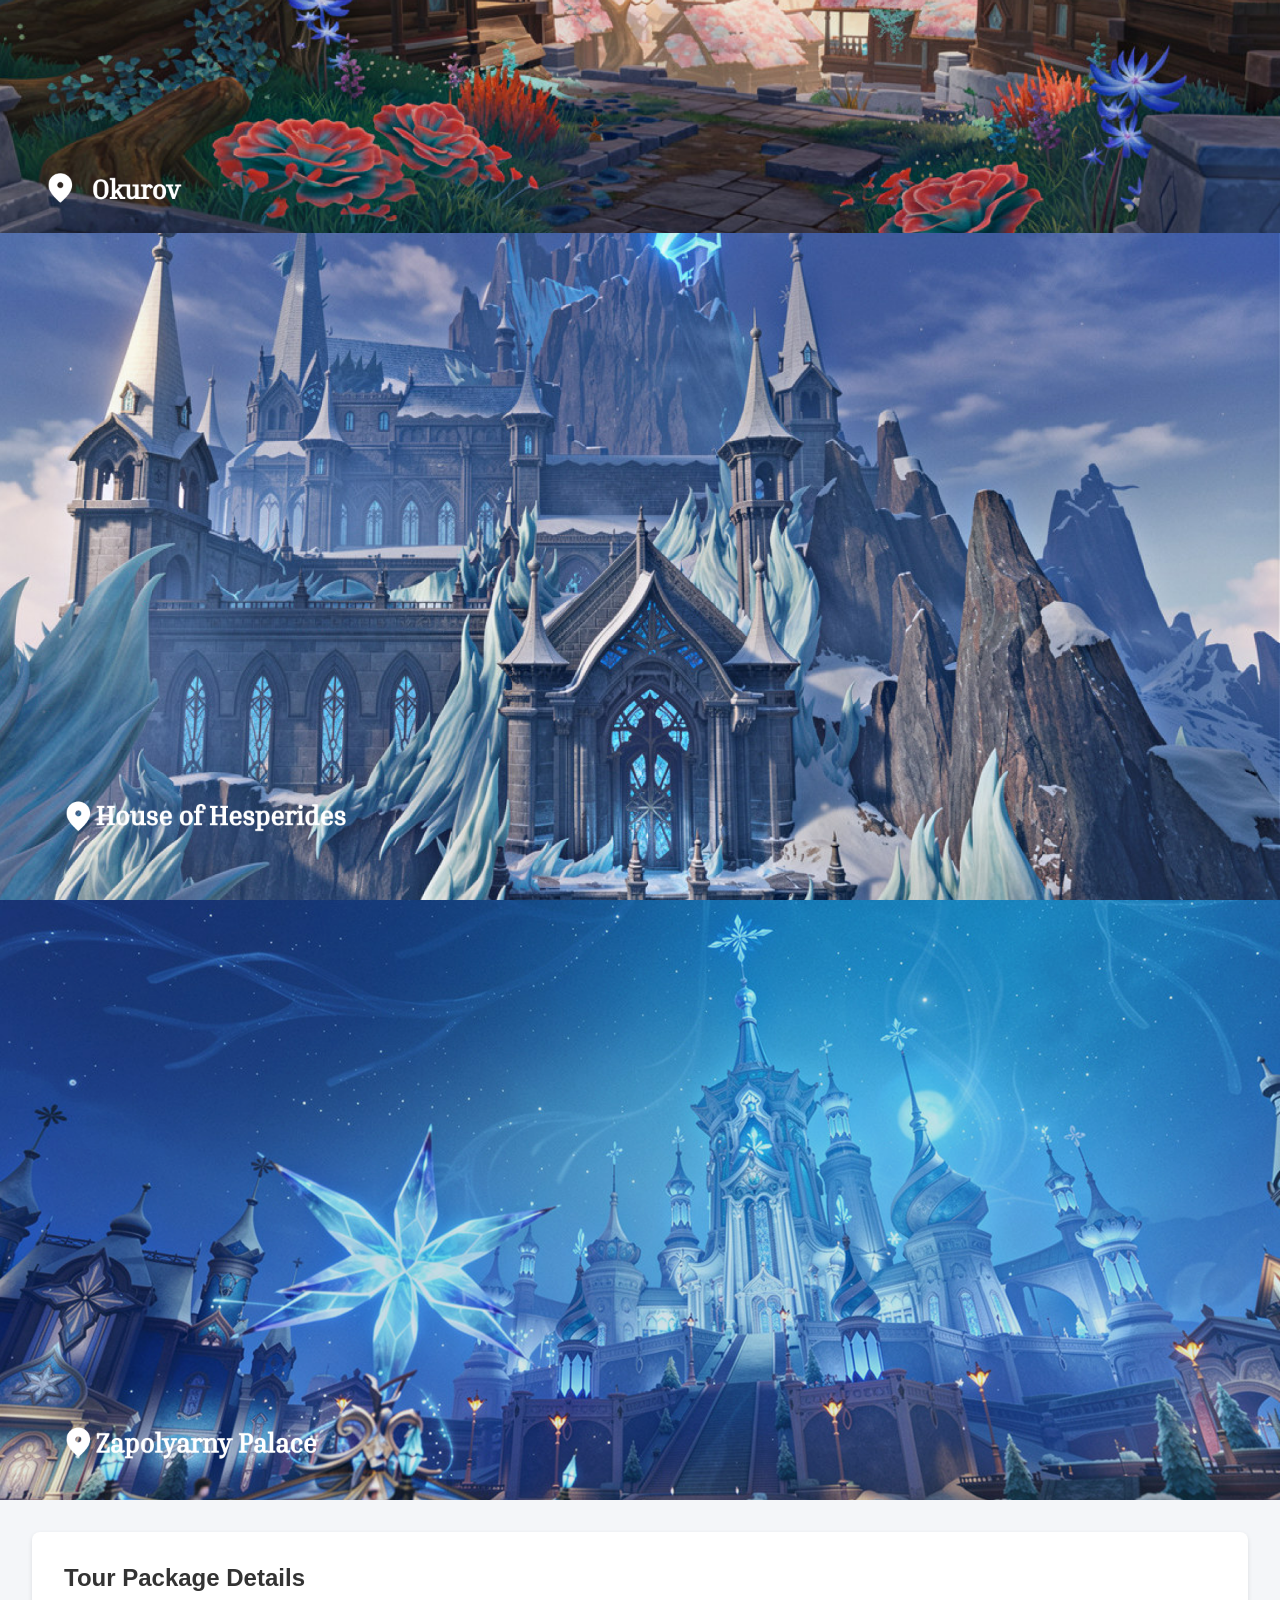
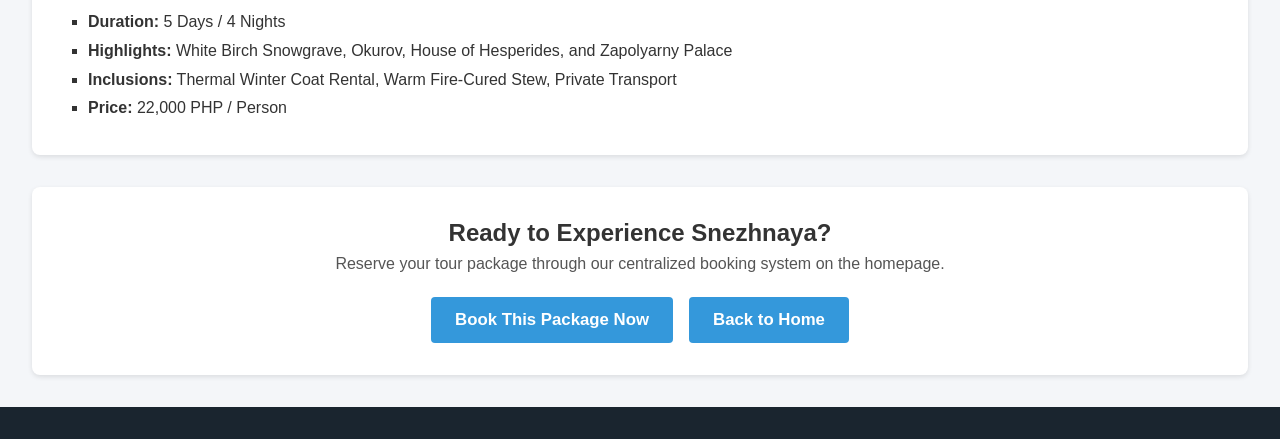
<file: snezhnaya.html>
<!DOCTYPE html>
<html lang="en">
    
<head>
    <meta charset="UTF-8">
    <meta name="viewport" content="width=device-width, initial-scale=1.0">
    <title>Snezhnaya Tour - Teyvat Travel Services</title>
    <link rel="stylesheet" href="css/style.css">
</head>
<body>

    <header>
        <nav>
            <div class="logo">Teyvat Travel Services</div>
            <ul>
                <li><a href="index.html">Home</a></li>
                <li><a href="mondstadt.html">Mondstadt</a></li>
                <li><a href="liyue.html">Liyue</a></li>
                <li><a href="inazuma.html">Inazuma</a></li>
                <li><a href="sumeru.html">Sumeru</a></li>
                <li><a href="fontaine.html">Fontaine</a></li>
                <li><a href="natlan.html">Natlan</a></li>
                <li><a href="snezhnaya.html">Snezhnaya</a></li>
            </ul>
        </nav>
    </header>

    <main>
       
        <section class="hero">
            <img src="Snezhnaya.png" alt="Zapolyarny Palace" class="nation-banner">
            <div class="hero-content">
                <h1>Snezhnaya: The Eternal White Tundra</h1>
                <p>A majestic winter expedition exploring frosted architectural marvels, grand palaces, and cozy alpine chalets under the aurora.</p>
                <a href="index.html#bookingForm" class="btn">Book This Package Now</a>
            </div>
        </section>

       
        <div class="image-gallery">
            <img src="Snezhnaya1.png" alt="Snezhnaya City" class="nation-banner">
            <img src="Snezhnaya2.png" alt="Snezhnaya city" class="nation-banner">
            <img src="Snezhnaya3.png" alt="Snezhnaya City" class="nation-banner">
            <img src="Snezhnaya4.png" alt="Snezhnaya City" class="nation-banner">
           
        </div>

       
        <section class="package-details">
            <h2>Tour Package Details</h2>
            <ul>
                <li><strong>Duration:</strong> 5 Days / 4 Nights</li>
                <li><strong>Highlights:</strong> White Birch Snowgrave, Okurov, House of Hesperides, and Zapolyarny Palace</li>
                <li><strong>Inclusions:</strong> Thermal Winter Coat Rental, Warm Fire-Cured Stew, Private Transport</li>
                <li><strong>Price:</strong> 22,000 PHP / Person</li>
            </ul>
        </section>

       
        <section class="booking-cta" style="text-align: center; margin: 2rem; padding: 2rem; background-color: #fff; border-radius: 8px; box-shadow: 0 2px 5px rgba(0,0,0,0.1);">
            <h2>Ready to Experience Snezhnaya?</h2>
            <p style="margin-top: 0.5rem; color: #555;">Reserve your tour package through our centralized booking system on the homepage.</p>
            <div style="margin-top: 1.5rem; display: flex; gap: 1rem; justify-content: center; flex-wrap: wrap;">
                <a href="index.html#bookingForm" class="btn" style="padding: 0.8rem 1.5rem; font-size: 1.05rem;">Book This Package Now</a>
                <a href="index.html" class="btn" style="padding: 0.8rem 1.5rem; font-size: 1.05rem;">Back to Home</a>
            </div>
        </section>
    </main>

    <footer>
       
    </footer>
</body>
</html>
</file>
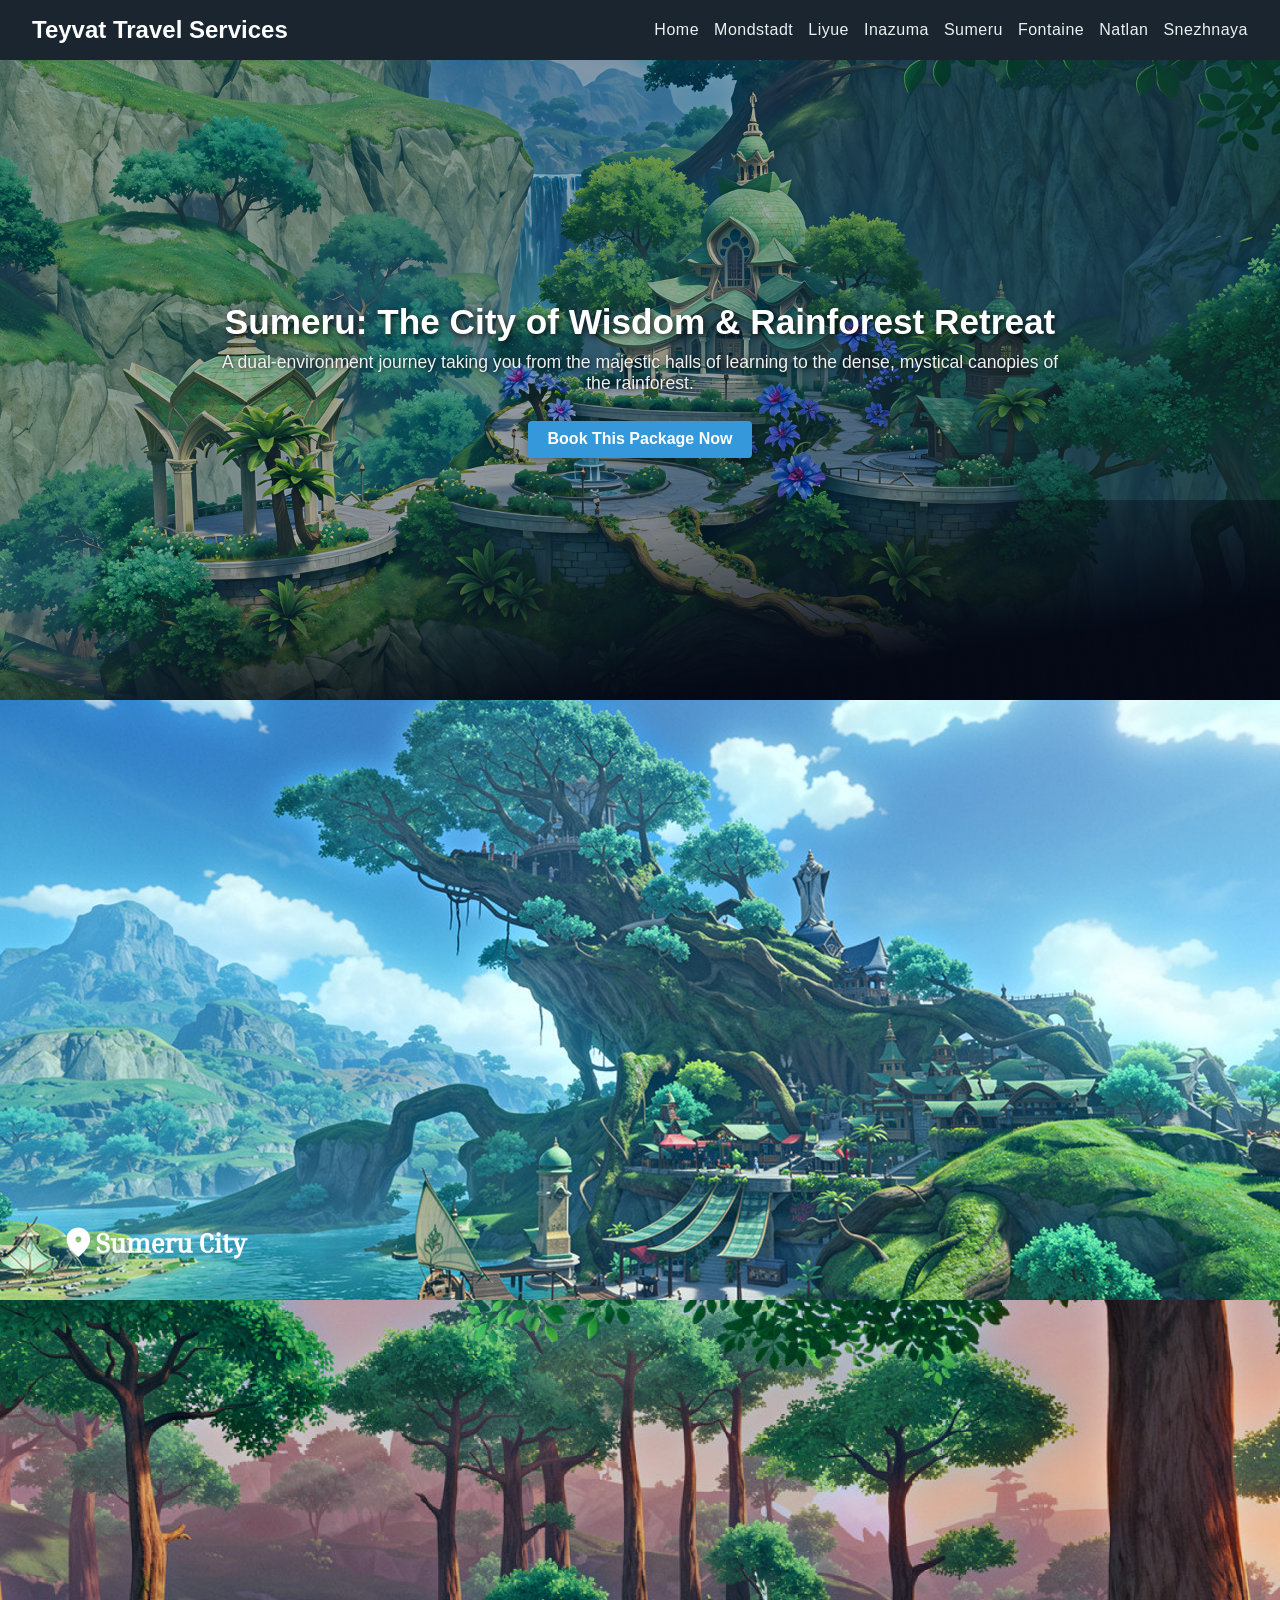
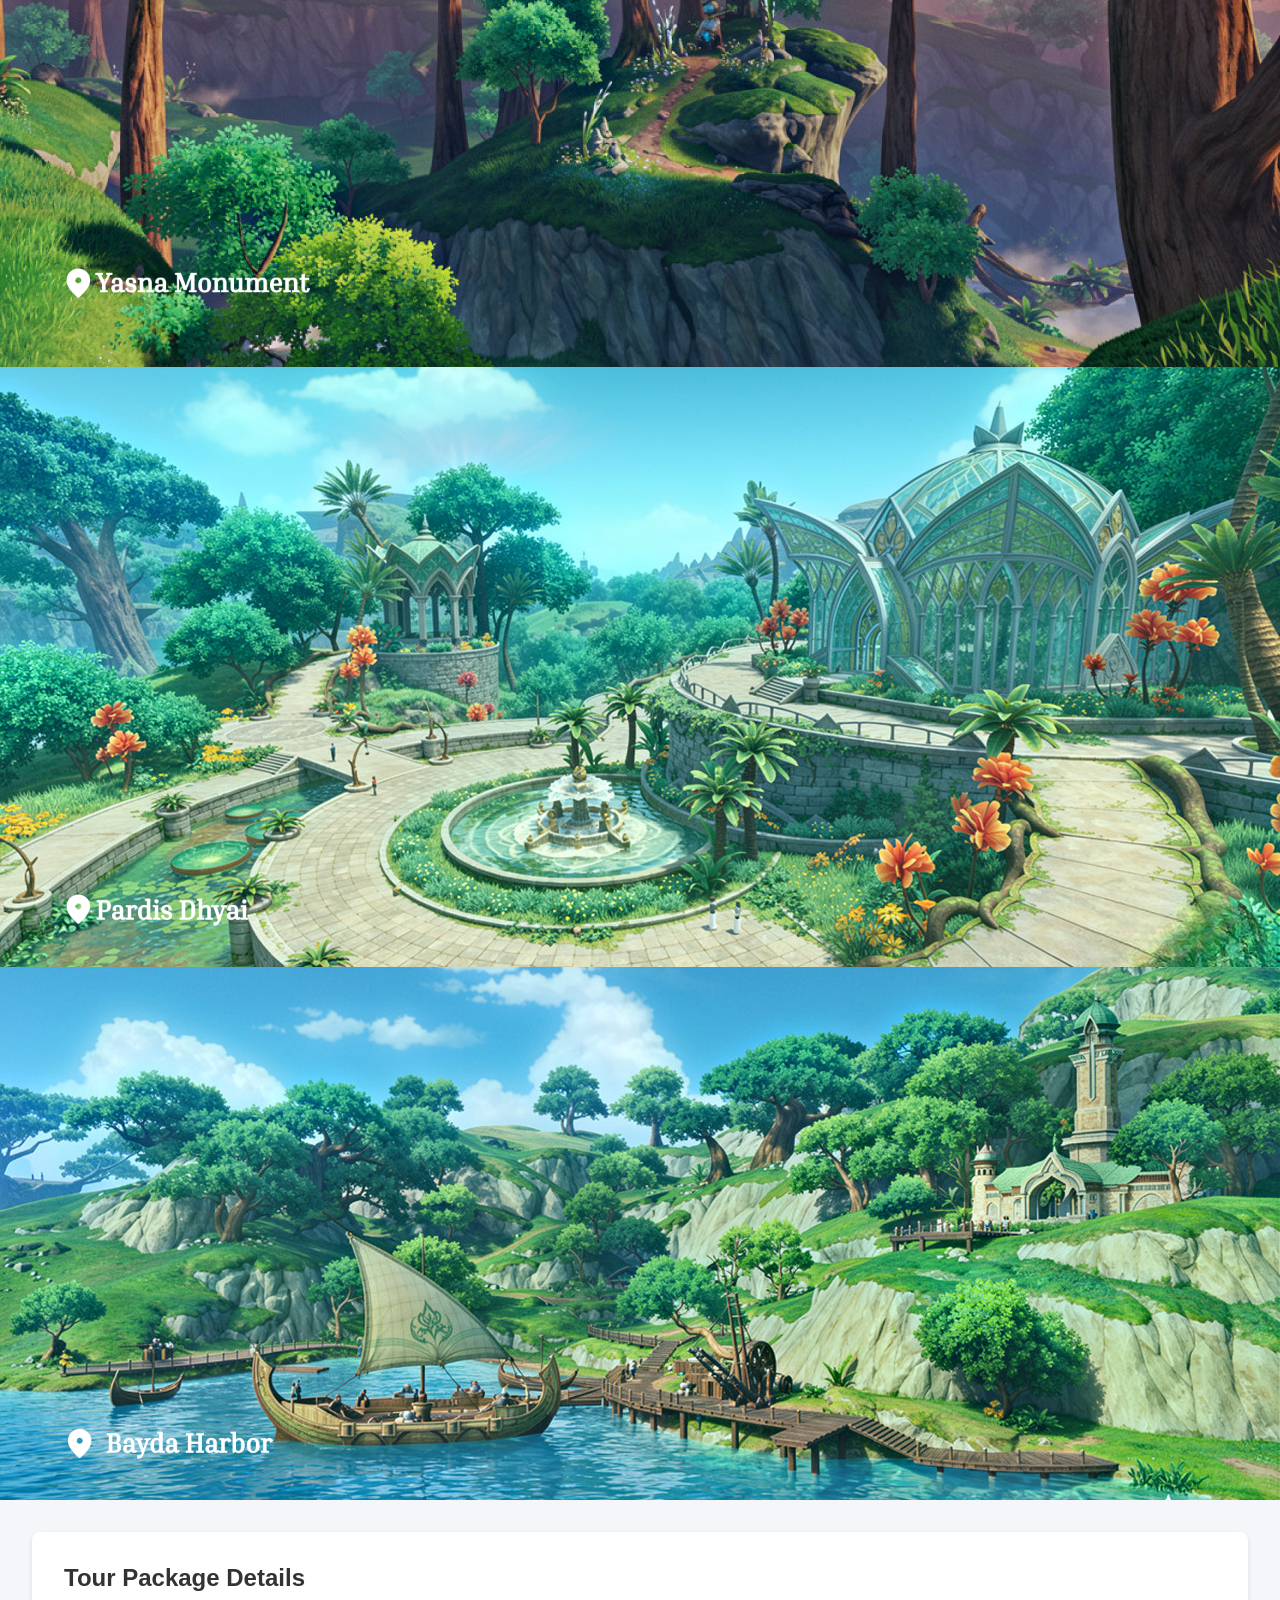
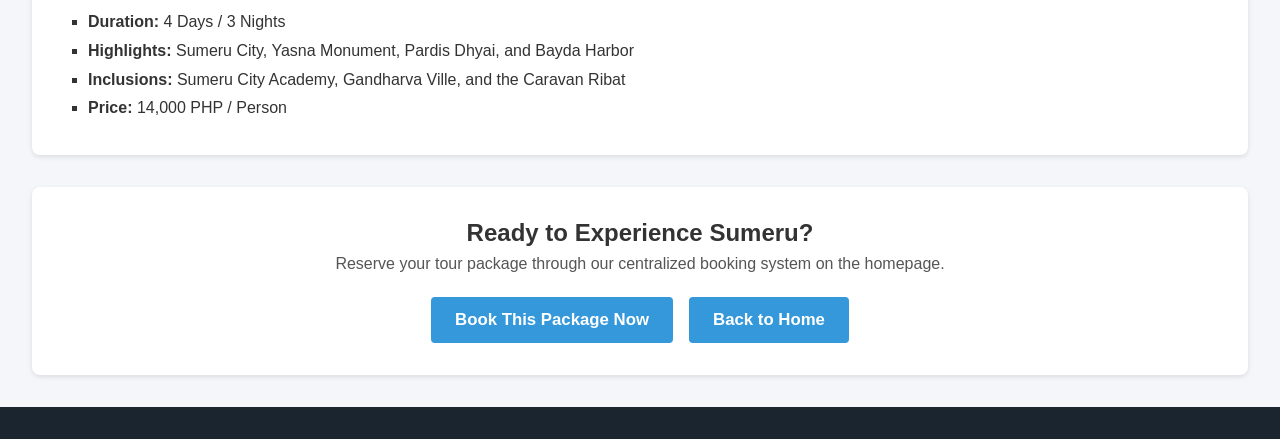
<file: sumeru.html>
<!DOCTYPE html>
<html lang="en">
<head>
    <meta charset="UTF-8">
    <meta name="viewport" content="width=device-width, initial-scale=1.0">
    <title>Sumeru Tour - Teyvat Travel Services</title>
    <link rel="stylesheet" href="css/style.css">
</head>
<body>
    <header>
        <nav>
            <div class="logo">Teyvat Travel Services</div>
            <ul>
                <li><a href="index.html">Home</a></li>
                <li><a href="mondstadt.html">Mondstadt</a></li>
                <li><a href="liyue.html">Liyue</a></li>
                <li><a href="inazuma.html">Inazuma</a></li>
                <li><a href="sumeru.html">Sumeru</a></li>
                <li><a href="fontaine.html">Fontaine</a></li>
                <li><a href="natlan.html">Natlan</a></li>
                <li><a href="snezhnaya.html">Snezhnaya</a></li>
            </ul>
        </nav>
    </header>

    <main>
       
        <section class="hero">
            <img src="Sumeru.png" alt="Sumeru City" class="nation-banner">
            <div class="hero-content">
                <h1>Sumeru: The City of Wisdom & Rainforest Retreat</h1>
                <p>A dual-environment journey taking you from the majestic halls of learning to the dense, mystical canopies of the rainforest.</p>
                <a href="index.html#bookingForm" class="btn">Book This Package Now</a>
            </div>
        </section>

       
        <div class="image-gallery">
            <img src="Sumeru1.png" alt="Sumeru City" class="nation-banner">
            <img src="Sumeru2.png" alt="Sumeru City" class="nation-banner">
            <img src="Sumeru3.png" alt="Sumeru City" class="nation-banner">
            <img src="Sumeru4.png" alt="Sumeru City" class="nation-banner">
        </div>

      
        <section class="package-details">
            <h2>Tour Package Details</h2>
            <ul>
                <li><strong>Duration:</strong> 4 Days / 3 Nights</li>
                <li><strong>Highlights:</strong> Sumeru City, Yasna Monument, Pardis Dhyai, and Bayda Harbor</li>
                <li><strong>Inclusions:</strong> Sumeru City Academy, Gandharva Ville, and the Caravan Ribat</li>
                <li><strong>Price:</strong> 14,000 PHP / Person</li>
            </ul>
        </section>

        <section class="booking-cta" style="text-align: center; margin: 2rem; padding: 2rem; background-color: #fff; border-radius: 8px; box-shadow: 0 2px 5px rgba(0,0,0,0.1);">
            <h2>Ready to Experience Sumeru?</h2>
            <p style="margin-top: 0.5rem; color: #555;">Reserve your tour package through our centralized booking system on the homepage.</p>
            <div style="margin-top: 1.5rem; display: flex; gap: 1rem; justify-content: center; flex-wrap: wrap;">
                <a href="index.html#bookingForm" class="btn" style="padding: 0.8rem 1.5rem; font-size: 1.05rem;">Book This Package Now</a>
                <a href="index.html" class="btn" style="padding: 0.8rem 1.5rem; font-size: 1.05rem;">Back to Home</a>
            </div>
        </section>
    </main>

    <footer>
       
    </footer>
</body>
</html>
</file>
<file: css/style.css>
* {
    margin: 0;
    padding: 0;
    box-sizing: border-box;
    font-family: -apple-system, BlinkMacSystemFont, "SF Pro Display", "SF Pro Text", "Helvetica Neue", Helvetica, Arial, sans-serif;
}

html, body {
    margin: 0 !important;
    padding: 0 !important;
    width: 100% !important;
    background-color: #f4f6f9;
    color: #333;
    overflow-x: hidden;
    font-family: -apple-system, BlinkMacSystemFont, "SF Pro Display", "SF Pro Text", "Helvetica Neue", Helvetica, Arial, sans-serif;
}

header {
    background-color: #1a252f;
    padding: 1rem 2rem;
}

nav {
    display: flex;
    justify-content: space-between;
    align-items: center;
}

.logo {
    color: #fff;
    font-size: 24px;
    font-weight: bold;
    font-family: -apple-system, BlinkMacSystemFont, "SF Pro Display", "SF Pro Text", "Helvetica Neue", Helvetica, Arial, sans-serif;
}

nav ul {
    display: flex;
    list-style: none;
    gap: 15px;
}

nav a {
    color: #ecf0f1;
    text-decoration: none;
    font-weight: normal;
    font-family: -apple-system, BlinkMacSystemFont, "SF Pro Display", "SF Pro Text", "Helvetica Neue", Helvetica, Arial, sans-serif; 
    letter-spacing: 0.5px;
}

nav a:hover {
    color: #3498db;
}

main, .container {
    max-width: 100% !important;
    width: 100% !important;
    margin: 0 !important;
    padding: 0 !important;
}

.hero {
    position: relative;
    width: 100%;            
    max-width: 100%;
    margin: 0 !important; 
    padding: 0 !important;
    overflow: hidden;        
    background-color: #1a252f; 
}


.hero img.nation-banner,
.hero img {
    width: 100% !important;            
    height: auto !important;    
    object-fit: contain !important;    
    display: block !important; 
    border-radius: 0 !important;
    filter: brightness(0.85);
    margin: 0 !important;
    padding: 0 !important;
}


.hero-content {
    position: absolute;
    top: 50%;
    left: 50%;
    transform: translate(-50%, -50%);
    text-align: center;
    color: #ffffff;
    width: 90%;
    max-width: 850px;
    z-index: 2;
}


.hero-content.hero-home {
    top: auto !important;
    bottom: 30px !important;
    transform: translateX(-50%) !important;
}

.hero-content h1 {
    font-size: 2.2rem;     
    margin-bottom: 0.6rem;  
    padding: 0;
    color: #ffffff;
    text-shadow: 2px 2px 6px rgba(0, 0, 0, 0.8);
}

.hero-content p {
    font-size: 1.1rem;     
    margin-bottom: 1.2rem;
    padding: 0;
    color: #f0f0f0;
    text-shadow: 1px 1px 4px rgba(0, 0, 0, 0.8);
}

.hero-content .btn {
    display: inline-block;
    margin-top: 0.5rem;
    box-shadow: 0 4px 8px rgba(0,0,0,0.3);
}

.image-gallery {
    display: flex;
    flex-direction: column;
    width: 100% !important;
    margin: 0 !important;
    padding: 0 !important;
    background-color: transparent !important;
}

.image-gallery img,
.gallery-section img {
    display: block !important;
    width: 100% !important;
    margin: 0 !important;
    padding: 0 !important;
    border: none !important;
}

.profile {
    background-color: #fff;
    padding: 2rem;
    border-radius: 8px;
    margin: 2rem;
    box-shadow: 0 2px 5px rgba(0,0,0,0.1);
}

.nation-header {
    background-color: transparent !important;
    padding: 0 !important;
    margin: 0 0 1.5rem 0 !important;
    width: 100% !important;
    box-shadow: none !important;
}

.nation-header h1, 
.nation-header p {
    padding: 0 2rem;
    margin-top: 1rem;
}

.nation-header h1 {
    font-size: 1.4rem !important; 
    margin-bottom: 0.4rem;
    padding-top: 1.2rem;
}

.nation-header p {
    font-size: 0.95rem !important; 
    margin-bottom: 1rem;
    color: #555;
}

.package-details {
    background-color: #fff;
    padding: 2rem;
    margin: 2rem;
    border-radius: 8px;
    box-shadow: 0 2px 5px rgba(0,0,0,0.1);
}

.package-details ul {
    list-style: square;
    margin-left: 1.5rem;
    margin-top: 1rem;
    line-height: 1.8;
}

.destinations-section {
    padding: 2rem;
}

.destinations-section h2 {
    text-align: center;
    margin-bottom: 1.5rem;
    color: #1a252f;
}

.destinations-grid {
    display: grid;
    grid-template-columns: repeat(auto-fit, minmax(280px, 1fr));
    gap: 1.5rem;
}

.card {
    background-color: #fff;
    padding: 1.5rem;
    border-radius: 8px;
    box-shadow: 0 2px 5px rgba(0,0,0,0.1);
    display: flex;
    flex-direction: column;
    justify-content: space-between;
    transition: transform 0.2s ease, box-shadow 0.2s ease;
}

.card:hover {
    transform: translateY(-5px);
    box-shadow: 0 4px 12px rgba(0,0,0,0.15);
}

.card h3 {
    color: #2c3e50;
    margin-bottom: 0.5rem;
}

.card p {
    color: #666;
    margin-bottom: 1rem;
    flex-grow: 1;
}

.btn {
    display: inline-block;
    padding: 0.6rem 1.2rem;
    background-color: #3498db;
    color: #fff;
    text-decoration: none;
    border-radius: 4px;
    font-weight: bold;
    transition: background-color 0.3s ease;
    font-family: -apple-system, BlinkMacSystemFont, "SF Pro Display", "SF Pro Text", "Helvetica Neue", Helvetica, Arial, sans-serif;
    border: none;
    cursor: pointer;
}

.btn:hover {
    background-color: #169848;
}

.faq-section, .booking-section {
    background-color: #fff;
    padding: 2rem;
    margin: 2rem;
    border-radius: 8px;
    box-shadow: 0 2px 5px rgba(0,0,0,0.1);
}

.faq-section h2, .booking-section h2 {
    margin-bottom: 1.5rem;
    color: #1a252f;
}

details {
    background-color: #f8f9fa;
    border: 1px solid #e9ecef;
    border-radius: 6px;
    padding: 1rem;
    margin-bottom: 1rem;
    cursor: pointer;
    transition: all 0.3s ease;
}

details[open] {
    background-color: #fceefb;
    border-color: #3498db;
}

summary {
    font-weight: bold;
    color: #2c3e50;
    outline: none;
}

details p {
    margin-top: 0.8rem;
    color: #555;
    line-height: 1.6;
}


.booking-form {
    display: flex;
    flex-direction: column;
    gap: 1.2rem;
}

.form-group {
    display: flex;
    flex-direction: column;
    gap: 0.5rem;
}

.form-group label {
    font-weight: bold;
    color: #333;
}

.form-group input, 
.form-group select {
    padding: 0.8rem;
    border: 1px solid #ccc;
    border-radius: 4px;
    font-size: 1rem;
    font-family: -apple-system, BlinkMacSystemFont, "SF Pro Display", "SF Pro Text", "Helvetica Neue", Helvetica, Arial, sans-serif;
}

.form-group input:focus,
.form-group select:focus {
    border-color: #3498db;
    outline: none;
}

.btn-submit {
    width: 100%;
    text-align: center;
    padding: 1rem;
    font-size: 1.1rem;
    margin-top: 1rem;
}

footer {
    text-align: center;
    padding: 1rem;
    background-color: #1a252f;
    color: #fff;
    margin-top: 2rem;
}

.price-summary {
    background-color: #f0f7fc;
    padding: 1.2rem;
    border-left: 5px solid #3498db;
    border-radius: 6px;
    margin-top: 1rem;
}

.price-summary h3 {
    color: #1a252f;
    margin-bottom: 0.8rem;
    font-size: 1.2rem;
}

.price-summary p {
    margin: 0.4rem 0;
    font-size: 1rem;
    color: #333;
}
</file>
